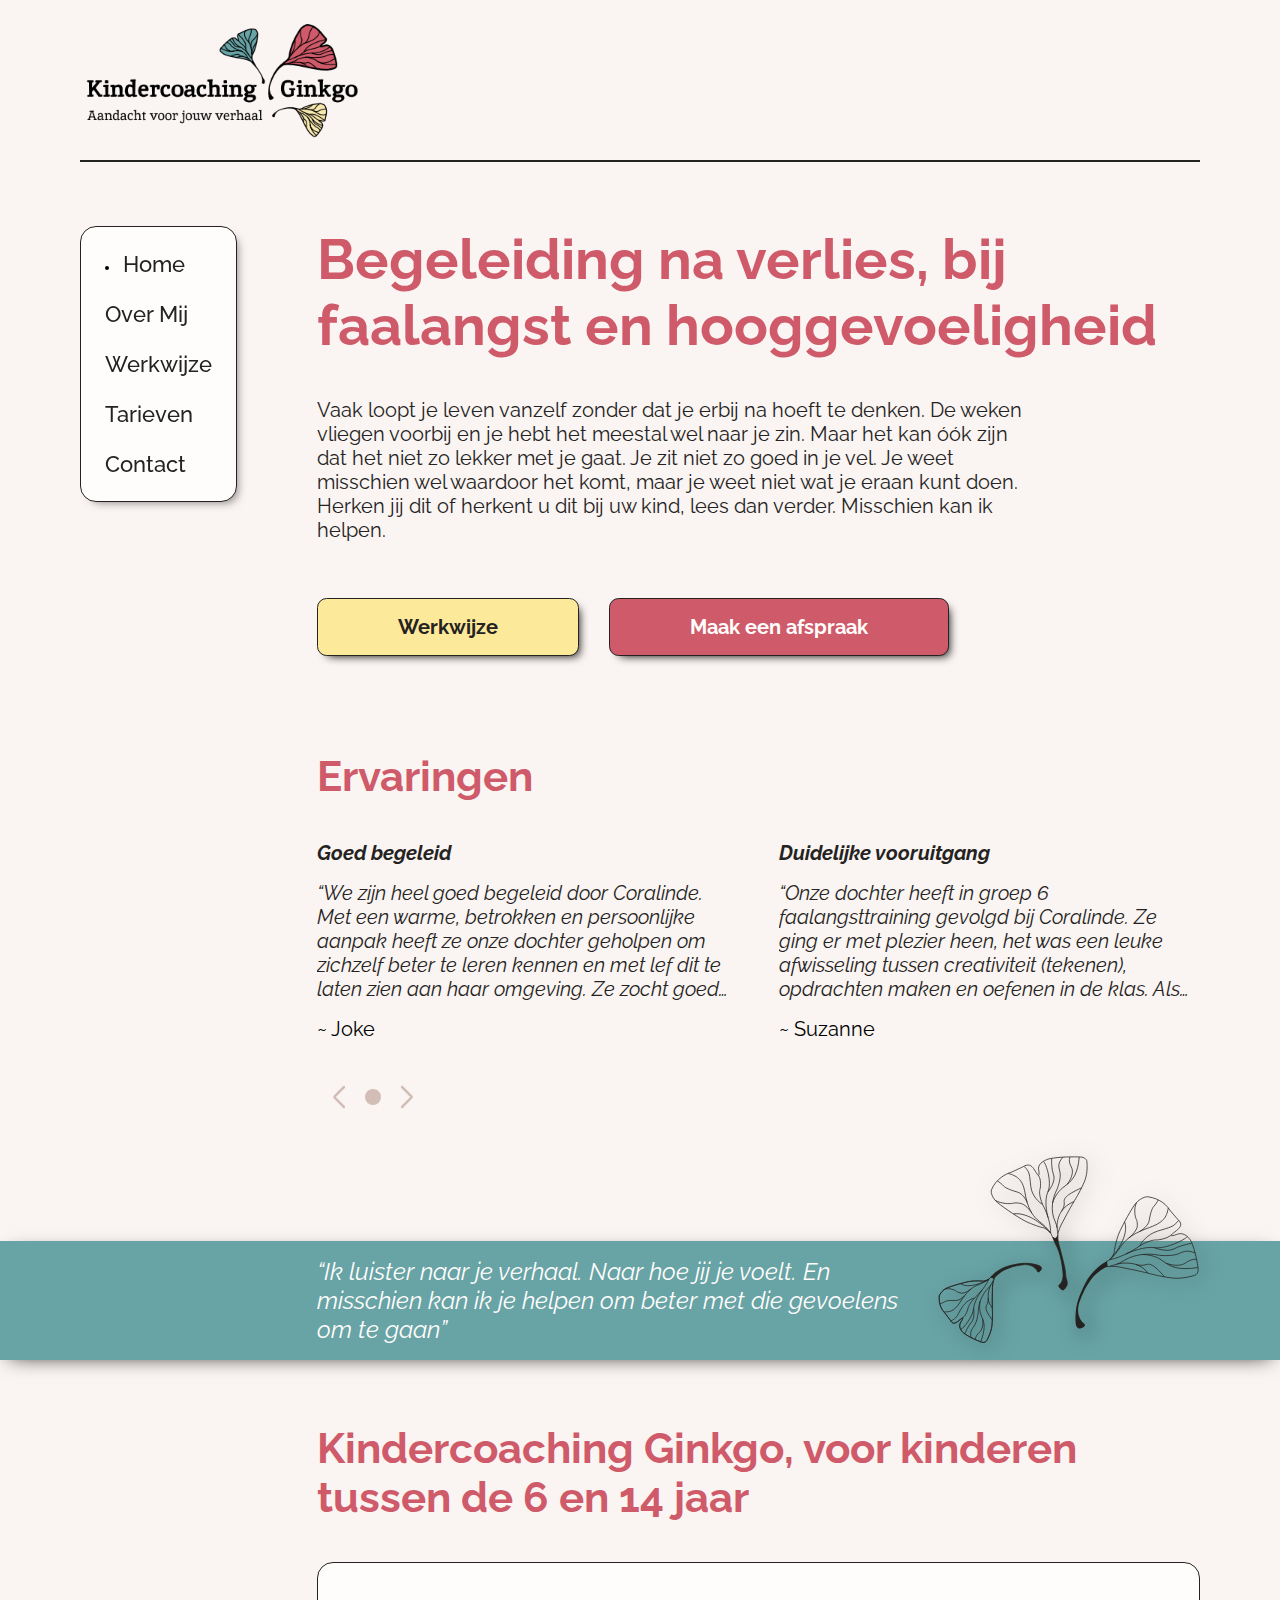
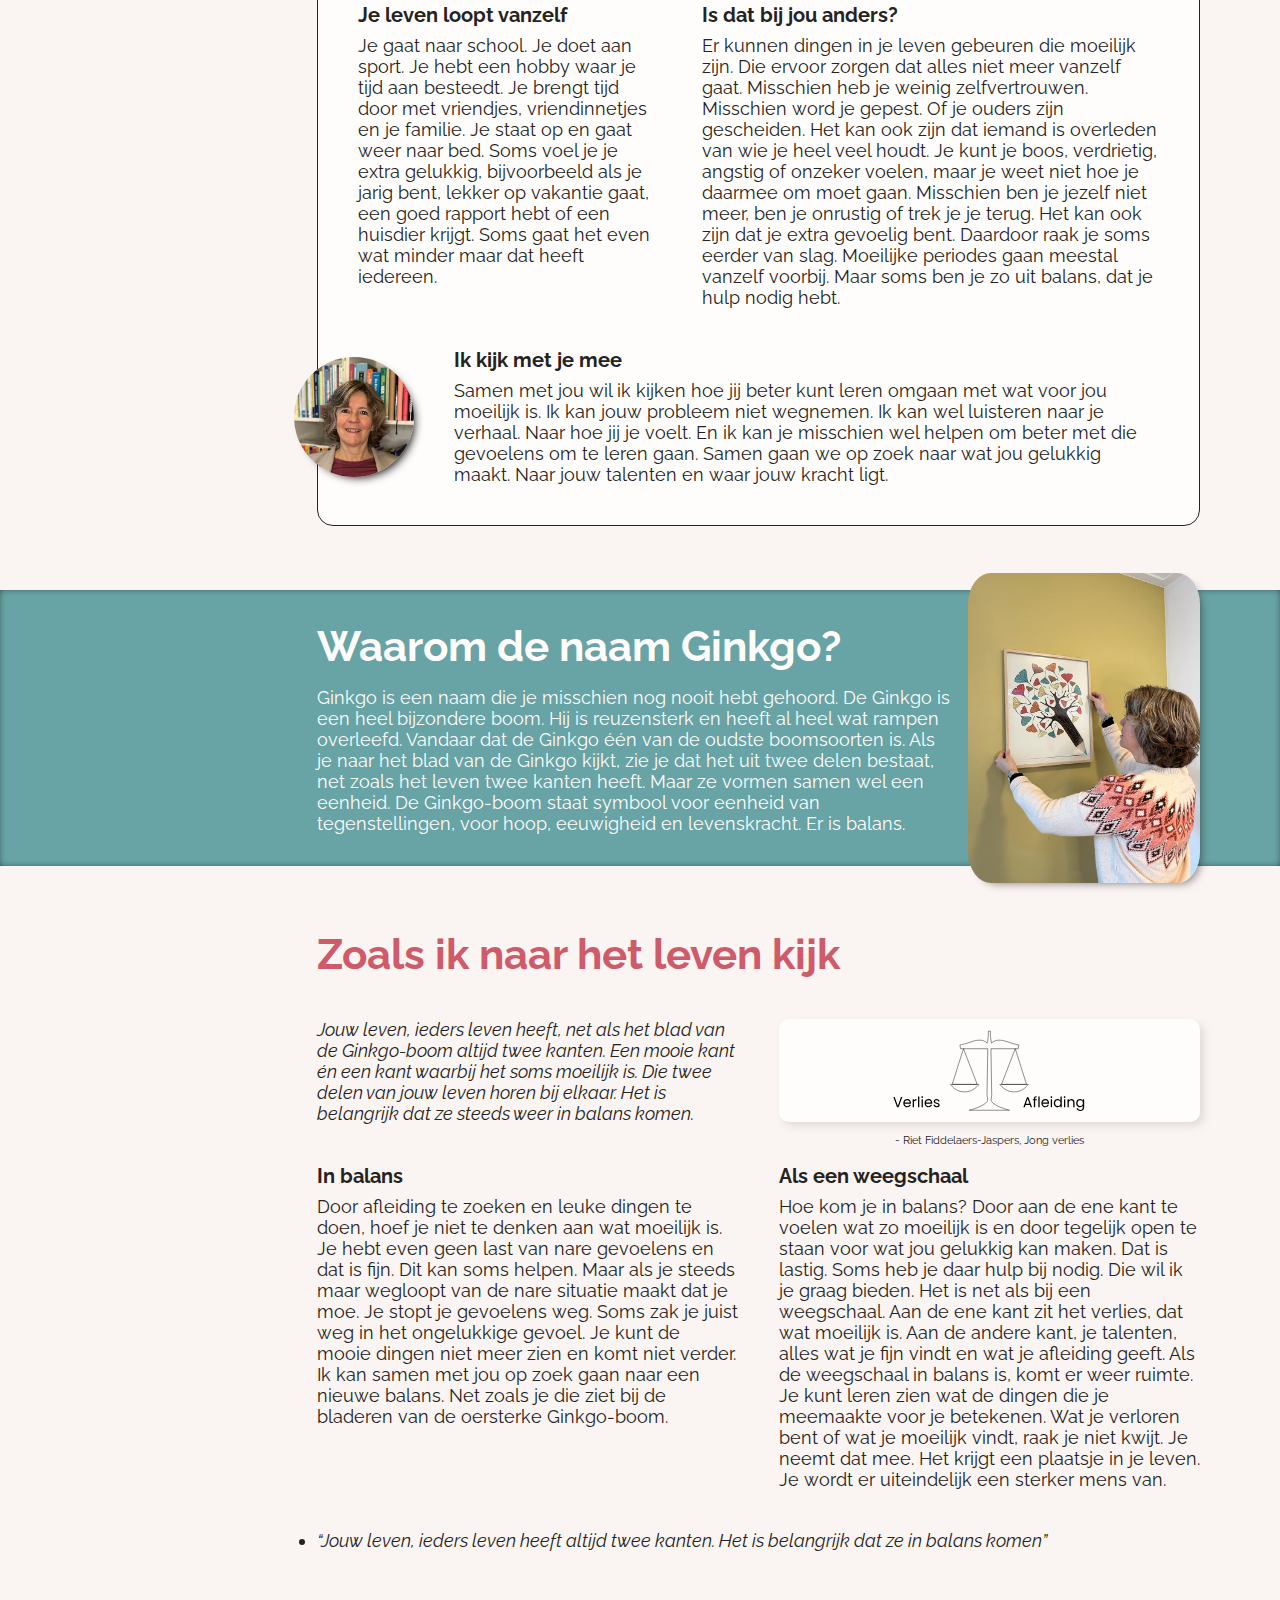
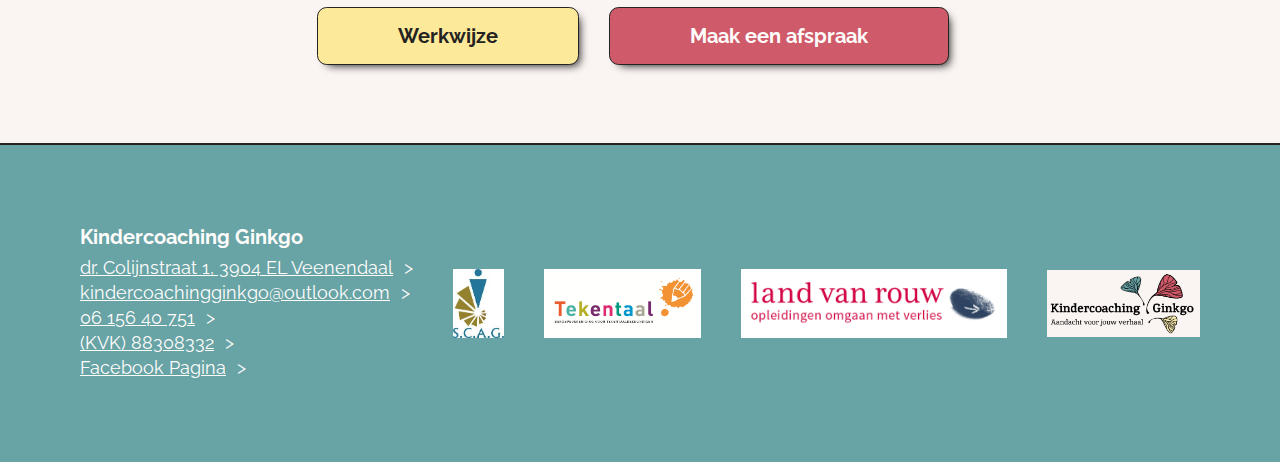
<file: index.html>
<!DOCTYPE html>
<html lang="nl">
<head>
	<meta name="generator" content="Hugo 0.111.3">
    <meta charset="UTF-8">
    <meta http-equiv="X-UA-Compatible" content="IE=edge">
    <meta name="viewport" content="width=device-width, initial-scale=1.0">
    <meta name="author" content="Pieter Groenendijk">
    
<title>Begeleiding na verlies | Kindercoaching Ginkgo Veenendaal</title>
<meta name="keywords" content="begeleiding na verlies, werkvorm Tekentaal">
<meta name="description" content="Kindercoaching Ginkgo: begeleiding na verlies voor kinderen van 6 tot 14 jaar. Coralinde Giel stemt de werkvorm - bijvoorbeeld Tekentaal - af op uw kind.">
    
    <link rel="icon" type="image/svg+xml" href="/images/three_ginkgo_leaves_favicon.svg">
    
    
    <link rel="preconnect" href="https://fonts.googleapis.com">
    <link rel="preconnect" href="https://fonts.gstatic.com" crossorigin>
    <link href="https://fonts.googleapis.com/css2?family=Raleway:ital,wght@0,100..900;1,100..900&display=swap" rel="stylesheet">
    
    
<link rel="stylesheet" href="/css/base.css">



    
        
<link rel="stylesheet" href="/css/index.css">
    
        
<link rel="stylesheet" href="/css/experiences.css">
    

    
    

<script
    src="/js/base.js"
     defer >
</script>




    
        

<script
    src="/js/index.js"
     defer >
</script>

    
        

<script
    src="/js/experiences.js"
     defer >
</script>

    

</head>
<body>
    
    <header>
    <article>
        
<img
    src="/images/logo.png" 
    alt="logo van kindercoaching ginkgo"
    
    
>
        <div class="burger">
            <div class="line"></div>
            <div class="line"></div>
            <div class="line"></div>
        </div>
    </article>
</header>
    
    <div class="content-container">
        <aside>
    <nav>
        <ul>
            
            <li  id="active" >
                <a href="/">Home</a>
            </li>
            
            <li >
                <a href="/over-mij/">Over Mij</a>
            </li>
            
            <li >
                <a href="/werkwijze/">Werkwijze</a>
            </li>
            
            <li >
                <a href="/tarieven/">Tarieven</a>
            </li>
            
            <li >
                <a href="/contact/">Contact</a>
            </li>
            
        </ul>
    </nav>
</aside>
        <main>
        
    <section class="visual-section">
    <article>
        <h1>Begeleiding na verlies, bij faalangst en hoog&shy;gevoeligheid</h1>
        <p>
            Vaak loopt je leven vanzelf zonder dat je erbij na hoeft te denken. De weken
            vliegen voorbij en je hebt het meestal wel naar je zin. Maar het kan óók
            zijn dat het niet zo lekker met je gaat. Je zit niet zo goed in je vel. Je
            weet misschien wel waardoor het komt, maar je weet niet wat je eraan kunt
            doen. Herken jij dit of herkent u dit bij uw kind, lees dan verder.
            Misschien kan ik helpen.
        </p>
        
        
        
        
        <a
                class="button button--yellow"
                href="/werkwijze/">
            Werkwijze
        </a>

        
        
        
        
        <a
                class="button button--red"
                href="/contact/">
            Maak een afspraak
        </a>

        
        
        
        <section class="experiences">
            <h2 class="exp__title">Ervaringen</h2>
            <div class="exp__content">
                
                    
        <div class="experience">
            <h3 class="experience__title">Goed begeleid</h3>
            <p class="experience__content">We zijn heel goed begeleid door Coralinde. Met een warme, betrokken en persoonlijke aanpak heeft ze onze dochter geholpen om zichzelf beter te leren kennen en met lef dit te laten zien aan haar omgeving. Ze zocht goed naar verbinding met onze dochter. De opdrachten voor thuis en op school waren praktisch en helpend en Coralinde was actief in contact zoeken met school. Erg fijn!</p>
            <span class="experience__author">Joke</span>
        </div>
                
                    
        <div class="experience">
            <h3 class="experience__title">Duidelijke vooruitgang</h3>
            <p class="experience__content">Onze dochter heeft in groep 6 faalangsttraining gevolgd bij Coralinde. Ze ging er met plezier heen, het was een leuke afwisseling tussen creativiteit (tekenen), opdrachten maken en oefenen in de klas. Als ouders werden we goed op de hoogte gehouden over de voortgang en kregen tips voor thuis. In groep 7 zagen we al duidelijke vooruitgang, groep 8 ging soepel en nu in 1 VWO heeft ze nog steeds veel aan de aangeleerde technieken. Wat vooral helpt is dat ze de faalangst herkent en erover kan praten als ze voelt dat het opspeelt.</p>
            <span class="experience__author">Suzanne</span>
        </div>
                
            </div>
            <div class="exp__controller">
                
                <button class="exp__controller__relative exp__controller__relative--previous">
                    <svg class="arrow-left" viewBox="0 0 12 22" xmlns="http://www.w3.org/2000/svg">
                        <path d="M11 1L1.70711 10.2929C1.31658 10.6834 1.31658 11.3166 1.70711 11.7071L11 21" stroke-linecap="round"/>
                    </svg>
                </button>
                <div class="exp__controller__absolute">
                </div>        
                <button class="exp__controller__relative exp__controller__relative--next">
                    <svg class="arrow-right" viewBox="0 0 12 22" xmlns="http://www.w3.org/2000/svg">
                        <path d="M0.999999 1L10.2929 10.2929C10.6834 10.6834 10.6834 11.3166 10.2929 11.7071L1 21" stroke-linecap="round"/>
                    </svg>
                </button>
                
            </div>
        </section>

    </article>
</section>
<section class="visual-section visual-section--blue">
    <article>
        <div id="text-ginkgo-1-container" class="blue-bar-text-container">
            <q>Ik luister naar je verhaal. Naar hoe jij je voelt. En misschien kan ik je helpen om beter met die gevoelens om te gaan</q>
        </div>
        <div id="img-ginkgo-1-container" class="image-container">
            
            
            <img
                src="/images/three_ginkgo_leaves.svg" 
                alt="Logo van kindercoaching gingko"
                
                    id="img-ginkgo-1"
                
                
            >
        </div>
    </article>
</section>
<section class="visual-section">
    <article>
        <h2>Kindercoaching Ginkgo, voor kinderen tussen de 6 en 14 jaar</h2>
        <div id="boxed-container">
            <article>
                <h3>Je leven loopt vanzelf</h3>
                <p>
                    Je gaat naar school. Je doet aan sport. Je hebt een hobby waar je tijd
                    aan besteedt. Je brengt tijd door met vriendjes, vriendinnetjes en je
                    familie. Je staat op en gaat weer naar bed. Soms voel je je extra
                    gelukkig, bijvoorbeeld als je jarig bent, lekker op vakantie gaat, een
                    goed rapport hebt of een huisdier krijgt. Soms gaat het even wat minder
                    maar dat heeft iedereen.
                </p>
            </article>
            <article>
                <h3>Is dat bij jou anders?</h3>
                <p>
                    Er kunnen dingen in je leven gebeuren die moeilijk zijn. Die ervoor
                    zorgen dat alles niet meer vanzelf gaat. Misschien heb je weinig
                    zelfvertrouwen. Misschien word je gepest. Of je ouders zijn gescheiden.
                    Het kan ook zijn dat iemand is overleden van wie je heel veel houdt. Je
                    kunt je boos, verdrietig, angstig of onzeker voelen, maar je weet niet
                    hoe je daarmee om moet gaan. Misschien ben je jezelf niet meer, ben je
                    onrustig of trek je je terug. Het kan ook zijn dat je extra gevoelig
                    bent. Daardoor raak je soms eerder van slag. Moeilijke periodes gaan
                    meestal vanzelf voorbij. Maar soms ben je zo uit balans, dat je hulp
                    nodig hebt.
                </p>
            </article>
            <article>
                
                
                <img
                    src="/images/headshot.png" 
                    alt="portret van Coraline voor een boekenkast"
                    
                    
                        class="headshot-image"
                    
                >
                <div>
                    <h3>Ik kijk met je mee</h3>
                    <p>
                        Samen met jou wil ik kijken hoe jij beter kunt leren omgaan met wat
                        voor jou moeilijk is. Ik kan jouw probleem niet wegnemen. Ik kan wel
                        luisteren naar je verhaal. Naar hoe jij je voelt. En ik kan je
                        misschien wel helpen om beter met die gevoelens om te leren gaan.
                        Samen gaan we op zoek naar wat jou gelukkig maakt. Naar jouw talenten
                        en waar jouw kracht ligt.
                    </p>
                </div>
            </article>
        </div>
    </article>
</section>
<section class="visual-section visual-section--blue" id="naam-uitleg_ginkgo">
    <article>
        <div class="blue-bar-text-container">
            <h2>Waarom de naam Ginkgo?</h2>
            <p>
                Ginkgo is een naam die je misschien nog nooit hebt gehoord. De Ginkgo is
                een heel bijzondere boom. Hij is reuzensterk en heeft al heel wat rampen
                overleefd. Vandaar dat de Ginkgo één van de oudste boomsoorten is. Als je
                naar het blad van de Ginkgo kijkt, zie je dat het uit twee delen bestaat,
                net zoals het leven twee kanten heeft. Maar ze vormen samen wel een
                eenheid. De Ginkgo-boom staat symbool voor eenheid van tegenstellingen, voor hoop, eeuwigheid en levenskracht. Er is balans.
            </p>
        </div>
        
        
        <img
            src="/images/schilderij_ophangen.jpeg" 
            alt="logo van kindercoaching ginkgo"
            
                id="img-ginkgo-2"
            
            
        >
    </article>
</section>
<section class="visual-section">
    <article>
        <h2>Zoals ik naar het leven kijk</h2>
        <div class="first two-columns">
            <p>
                Jouw leven, ieders leven heeft, net als het blad van de Ginkgo-boom altijd twee kanten. Een mooie kant én een kant waarbij het soms moeilijk is. Die twee delen van jouw leven horen bij elkaar. Het is belangrijk dat ze steeds weer in balans komen.
            </p>
            <div class="weegschaal-container">
                <div class="weegschaal"></div>
                <p class="bron">- Riet Fiddelaers-Jaspers, Jong verlies</p>
            </div>
        </div>
        <div class="two-columns">
            <article>
                <h3>In balans</h3>
                <p>
                    Door afleiding te zoeken en leuke dingen te doen, hoef je niet te denken
                    aan wat moeilijk is. Je hebt even geen last van nare gevoelens en dat is
                    fijn. Dit kan soms helpen. Maar als je steeds maar wegloopt van de nare
                    situatie maakt dat je moe. Je stopt je gevoelens weg. Soms zak je juist
                    weg in het ongelukkige gevoel. Je kunt de mooie dingen niet meer zien en
                    komt niet verder. Ik kan samen met jou op zoek gaan naar een nieuwe
                    balans. Net zoals je die ziet bij de bladeren van de oersterke
                    Ginkgo-boom.
                </p>
            </article>
            <article>
                <h3>Als een weegschaal</h3>
                <p>
                    Hoe kom je in balans? Door aan de ene kant te voelen wat zo moeilijk is
                    en door tegelijk open te staan voor wat jou gelukkig kan maken. Dat is
                    lastig. Soms heb je daar hulp bij nodig. Die wil ik je graag bieden. Het
                    is net als bij een weegschaal. Aan de ene kant zit het verlies, dat wat
                    moeilijk is. Aan de andere kant, je talenten, alles wat je fijn vindt en
                    wat je afleiding geeft. Als de weegschaal in balans is, komt er weer
                    ruimte. Je kunt leren zien wat de dingen die je meemaakte voor je
                    betekenen. Wat je verloren bent of wat je moeilijk vindt, raak je niet
                    kwijt. Je neemt dat mee. Het krijgt een plaatsje in je leven. Je wordt
                    er uiteindelijk een sterker mens van.
                </p>
            </article>
        </div>
        <q class="inline-quote">Jouw leven, ieders leven heeft altijd twee kanten. Het is belangrijk dat ze in balans komen</q>
        
        
        
        
        <a
                class="button button--yellow"
                href="/werkwijze/">
            Werkwijze
        </a>

        
        
        
        
        <a
                class="button button--red"
                href="/contact/">
            Maak een afspraak
        </a>

    </article>
</section>

        </main>
    </div>
    
    <footer>
    <article>
        <div>
            <h3>Kindercoaching Ginkgo</h3>
            <ul>
                <li><a href="https://www.google.nl/maps/place/Doctor+Colijnstraat+1,+3904+EL+Veenendaal/@52.0200276,5.5401296,17.9z/data=!4m5!3m4!1s0x47c65181c2207737:0x3719886c580dce8d!8m2!3d52.0196391!4d5.5416568" class="inline-link" target="_blank">dr. Colijnstraat 1, 3904 EL Veenendaal</a></li>
                <li><a class="inline-link" href="mailto:kindercoachingginkgo@outlook.com" target="_blank">kindercoachingginkgo<wbr>@outlook.com</a></li>
                <li><a class="inline-link" href="tel:0615640751" class="inline-link">06 156 40 751</a></li>
                <li><a href="https://bedrijvenmonitor.info/bedrijf/onderwijs/kindercoaching-ginkgo/kvknummer/883083320000" class="inline-link" target="_blank">(KVK) 88308332</a></li>
                <li><a class="inline-link" target="_blank" href="https://www.facebook.com/profile.php?id=100089373126480">Facebook Pagina</a></li>
            </ul>
        </div>
        <a class="inline-link" target="_blank" href="https://www.scag.nl/">
            
<img
    src="/images/logo-scag.jpg" 
    alt="logo van geschillencommissie SCAG"
    
    
>
        </a>
        <a class="inline-link" target="_blank" href="https://tekentaal.nl/">
            
<img
    src="/images/logo_tekentaal.png" 
    alt="logo van beroepsvereniging tekentaal"
    
    
>
        </a>
        <a href="https://www.landvanrouw.nl/begeleiding/verwijsbestand-land-van-rouw/" class="inline-link" target="_blank">
            
<img
    src="/images/logo_land_van_rouw.png" 
    alt="logo van land van rouw"
    
    
>
        </a>
        <a class="inline-link" href="#">
            
<img
    src="/images/logo.png" 
    alt="logo van kindercoaching ginkgo"
    
    
>
        </a>
    </article>
</footer>
</body>
</html>
</file>
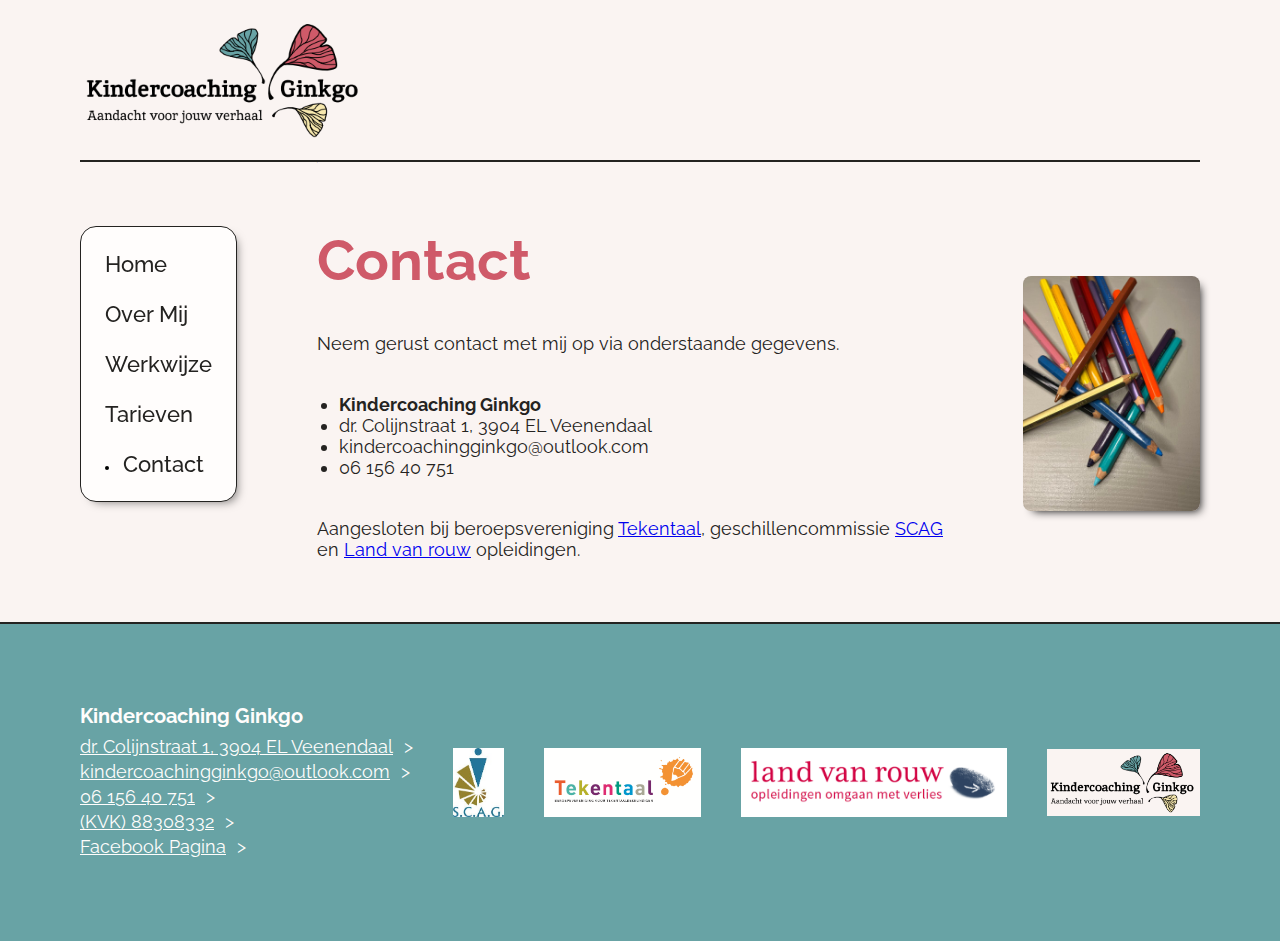
<file: contact/index.html>
<!DOCTYPE html>
<html lang="nl">
<head>
    <meta charset="UTF-8">
    <meta http-equiv="X-UA-Compatible" content="IE=edge">
    <meta name="viewport" content="width=device-width, initial-scale=1.0">
    <meta name="author" content="Pieter Groenendijk">
    
<title>Begeleiding na verlies | Kindercoaching Ginkgo Veenendaal</title>
<meta name="keywords" content="begeleiding na verlies, werkvorm Tekentaal">
<meta name="description" content="Kindercoaching Ginkgo: begeleiding na verlies voor kinderen van 6 tot 14 jaar. Coralinde Giel stemt de werkvorm - bijvoorbeeld Tekentaal - af op uw kind.">
    
    <link rel="icon" type="image/svg+xml" href="/images/three_ginkgo_leaves_favicon.svg">
    
    
    <link rel="preconnect" href="https://fonts.googleapis.com">
    <link rel="preconnect" href="https://fonts.gstatic.com" crossorigin>
    <link href="https://fonts.googleapis.com/css2?family=Raleway:ital,wght@0,100..900;1,100..900&display=swap" rel="stylesheet">
    
    
<link rel="stylesheet" href="/css/base.css">



    
        
<link rel="stylesheet" href="/css/secondary.css">
    
        
<link rel="stylesheet" href="/css/contact.css">
    

    
    

<script
    src="/js/base.js"
     defer >
</script>




</head>
<body>
    
    <header>
    <article>
        
<img
    src="/images/logo.png" 
    alt="logo van kindercoaching ginkgo"
    
    
>
        <div class="burger">
            <div class="line"></div>
            <div class="line"></div>
            <div class="line"></div>
        </div>
    </article>
</header>
    
    <div class="content-container">
        <aside>
    <nav>
        <ul>
            
            <li >
                <a href="/">Home</a>
            </li>
            
            <li >
                <a href="/over-mij/">Over Mij</a>
            </li>
            
            <li >
                <a href="/werkwijze/">Werkwijze</a>
            </li>
            
            <li >
                <a href="/tarieven/">Tarieven</a>
            </li>
            
            <li  id="active" >
                <a href="/contact/">Contact</a>
            </li>
            
        </ul>
    </nav>
</aside>
        <main>
        
    {{ }}
<section class="visual-section">
    <article>
        <div>
            <h1>Contact</h1>
            <p>Neem gerust contact met mij op via onderstaande gegevens.</p>
            <ul>
                <li><b>Kindercoaching Ginkgo</b></li>
                <li>dr. Colijnstraat 1, 3904 EL Veenendaal</li>
                <li>kindercoachingginkgo@outlook.com</li>
                <li>06 156 40 751</li>
            </ul>
            <p>Aangesloten bij beroepsvereniging <a class="inline-link" target="_blank" href="https://tekentaal.nl/">Tekentaal</a>, geschillencommissie <a class="inline-link" target="_blank" href="https://www.scag.nl/">SCAG</a> en <a class="inline-link" target="_blank" href="https://www.landvanrouw.nl/begeleiding/verwijsbestand-land-van-rouw/">Land van rouw</a> opleidingen.</p>
        </div>
        
        
        <img
            src="/images/potloden.jpeg" 
            alt="Rommelige stapel potloden op een tafel"
            
            
        >
    </article>
</section>

        </main>
    </div>
    
    <footer>
    <article>
        <div>
            <h3>Kindercoaching Ginkgo</h3>
            <ul>
                <li><a href="https://www.google.nl/maps/place/Doctor+Colijnstraat+1,+3904+EL+Veenendaal/@52.0200276,5.5401296,17.9z/data=!4m5!3m4!1s0x47c65181c2207737:0x3719886c580dce8d!8m2!3d52.0196391!4d5.5416568" class="inline-link" target="_blank">dr. Colijnstraat 1, 3904 EL Veenendaal</a></li>
                <li><a class="inline-link" href="mailto:kindercoachingginkgo@outlook.com" target="_blank">kindercoachingginkgo<wbr>@outlook.com</a></li>
                <li><a class="inline-link" href="tel:0615640751" class="inline-link">06 156 40 751</a></li>
                <li><a href="https://bedrijvenmonitor.info/bedrijf/onderwijs/kindercoaching-ginkgo/kvknummer/883083320000" class="inline-link" target="_blank">(KVK) 88308332</a></li>
                <li><a class="inline-link" target="_blank" href="https://www.facebook.com/profile.php?id=100089373126480">Facebook Pagina</a></li>
            </ul>
        </div>
        <a class="inline-link" target="_blank" href="https://www.scag.nl/">
            
<img
    src="/images/logo-scag.jpg" 
    alt="logo van geschillencommissie SCAG"
    
    
>
        </a>
        <a class="inline-link" target="_blank" href="https://tekentaal.nl/">
            
<img
    src="/images/logo_tekentaal.png" 
    alt="logo van beroepsvereniging tekentaal"
    
    
>
        </a>
        <a href="https://www.landvanrouw.nl/begeleiding/verwijsbestand-land-van-rouw/" class="inline-link" target="_blank">
            
<img
    src="/images/logo_land_van_rouw.png" 
    alt="logo van land van rouw"
    
    
>
        </a>
        <a class="inline-link" href="#">
            
<img
    src="/images/logo.png" 
    alt="logo van kindercoaching ginkgo"
    
    
>
        </a>
    </article>
</footer>
</body>
</html>
</file>
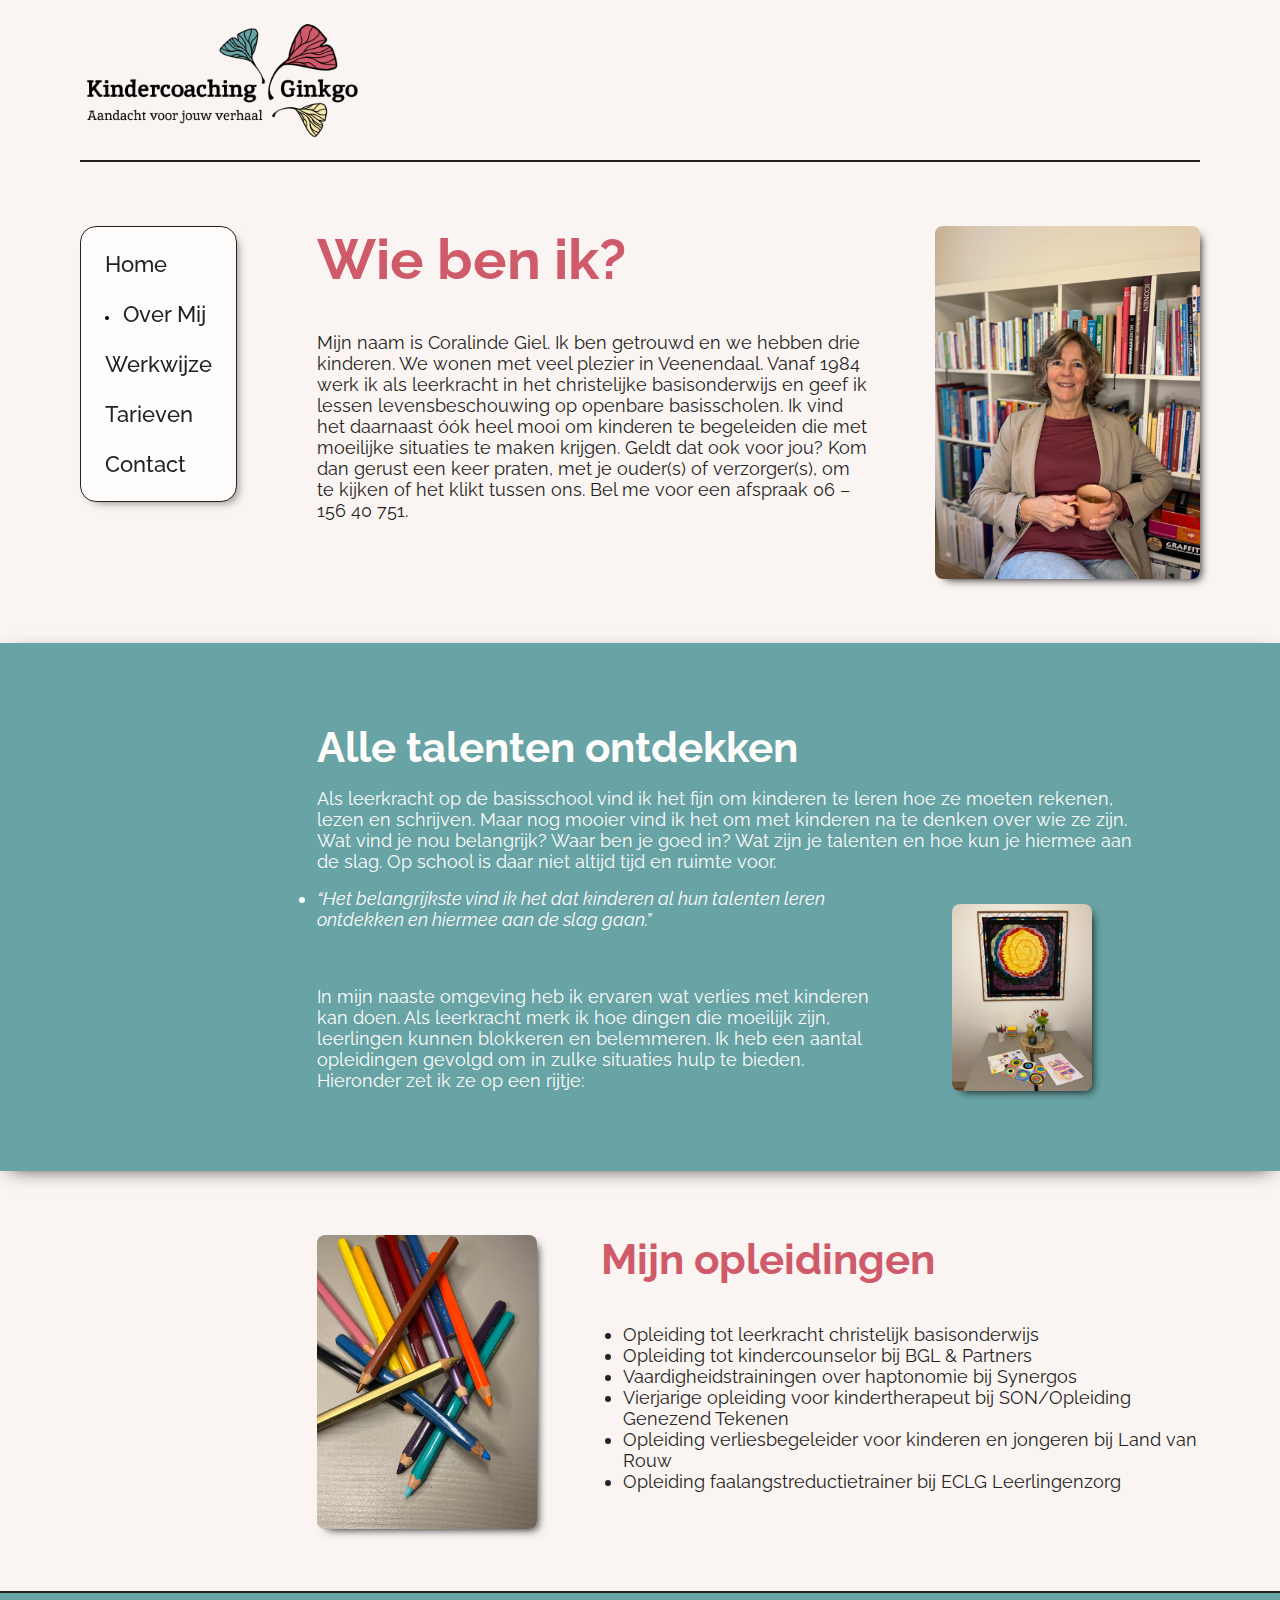
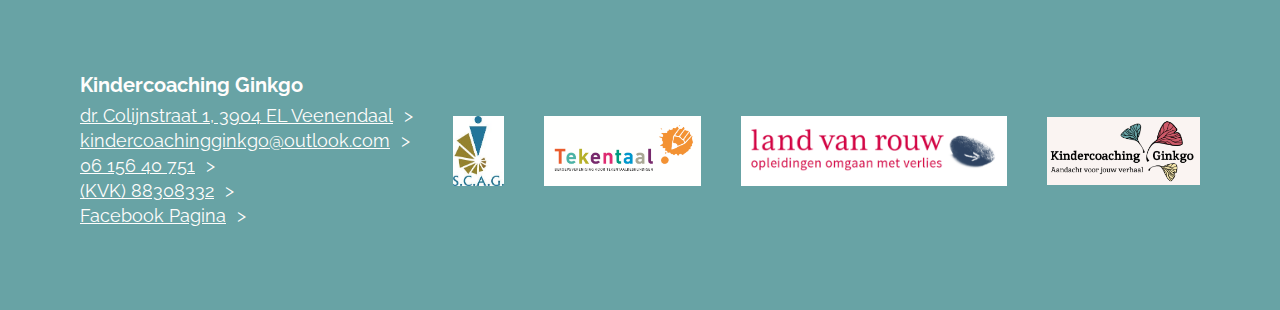
<file: over-mij/index.html>
<!DOCTYPE html>
<html lang="nl">
<head>
    <meta charset="UTF-8">
    <meta http-equiv="X-UA-Compatible" content="IE=edge">
    <meta name="viewport" content="width=device-width, initial-scale=1.0">
    <meta name="author" content="Pieter Groenendijk">
    
<title>Begeleiding na verlies | Kindercoaching Ginkgo Veenendaal</title>
<meta name="keywords" content="begeleiding na verlies, werkvorm Tekentaal">
<meta name="description" content="Kindercoaching Ginkgo: begeleiding na verlies voor kinderen van 6 tot 14 jaar. Coralinde Giel stemt de werkvorm - bijvoorbeeld Tekentaal - af op uw kind.">
    
    <link rel="icon" type="image/svg+xml" href="/images/three_ginkgo_leaves_favicon.svg">
    
    
    <link rel="preconnect" href="https://fonts.googleapis.com">
    <link rel="preconnect" href="https://fonts.gstatic.com" crossorigin>
    <link href="https://fonts.googleapis.com/css2?family=Raleway:ital,wght@0,100..900;1,100..900&display=swap" rel="stylesheet">
    
    
<link rel="stylesheet" href="/css/base.css">



    
        
<link rel="stylesheet" href="/css/secondary.css">
    
        
<link rel="stylesheet" href="/css/over-mij.css">
    

    
    

<script
    src="/js/base.js"
     defer >
</script>




</head>
<body>
    
    <header>
    <article>
        
<img
    src="/images/logo.png" 
    alt="logo van kindercoaching ginkgo"
    
    
>
        <div class="burger">
            <div class="line"></div>
            <div class="line"></div>
            <div class="line"></div>
        </div>
    </article>
</header>
    
    <div class="content-container">
        <aside>
    <nav>
        <ul>
            
            <li >
                <a href="/">Home</a>
            </li>
            
            <li  id="active" >
                <a href="/over-mij/">Over Mij</a>
            </li>
            
            <li >
                <a href="/werkwijze/">Werkwijze</a>
            </li>
            
            <li >
                <a href="/tarieven/">Tarieven</a>
            </li>
            
            <li >
                <a href="/contact/">Contact</a>
            </li>
            
        </ul>
    </nav>
</aside>
        <main>
        
    <section class="visual-section">
  <article id="intro">
    <div>
      <h1>Wie ben ik?</h1>
      <p>
        Mijn naam is Coralinde Giel. Ik ben getrouwd en we hebben drie kinderen.
        We wonen met veel plezier in Veenendaal. Vanaf 1984 werk ik als leerkracht
        in het christelijke basisonderwijs en geef ik lessen levensbeschouwing op
        openbare basisscholen. Ik vind het daarnaast óók heel mooi om kinderen te
        begeleiden die met moeilijke situaties te maken krijgen. Geldt dat ook
        voor jou? Kom dan gerust een keer praten, met je ouder(s) of verzorger(s),
        om te kijken of het klikt tussen ons. Bel me voor een afspraak 06 – 156 40
        751.
      </p>
    </div>
    
    
    <img
        src="/images/coralinde_voor_boekenkast.jpeg" 
        alt="Coralinde zittend met een kop koffie voor een kleurrijke boekenkast"
        
        
    >
  </article>
</section>
<section class="visual-section visual-section--blue visual-section--normal-spacing">
  <article id="talenten">
    <h2>Alle talenten ontdekken</h2>
    <p>
      Als leerkracht op de basisschool vind ik het fijn om kinderen te leren hoe ze moeten rekenen, lezen en schrijven.
      Maar nog mooier vind ik het om met kinderen na te denken over wie ze zijn. Wat vind je nou belangrijk? Waar ben je
      goed in? Wat zijn je talenten en hoe kun je hiermee aan de slag. Op school is daar niet altijd tijd en ruimte
      voor.
    </p>
    <div class="split">
      <q class="inline-quote">Het belangrijkste vind ik het dat kinderen al hun talenten leren ontdekken en hiermee aan
        de slag gaan.</q>
      <p>
        In mijn naaste omgeving heb ik ervaren wat verlies met kinderen kan doen. Als leerkracht merk ik hoe dingen die
        moeilijk zijn, leerlingen kunnen blokkeren en belemmeren. Ik heb een aantal opleidingen gevolgd om in zulke
        situaties hulp te bieden. Hieronder zet ik ze op een rijtje:
      </p>
      
      
      <img
          src="/images/praktijkruimte.jpeg" 
          alt="De praktijkruimte met wat tekeningen en creaties op de tafel"
          
          
      >
    </div>
  </article>
</section>
<section class="visual-section">
  <article id="opleidingen">
    
    
    <img
        src="/images/potloden.jpeg" 
        alt="Rommelige stapel potloden op een tafel"
        
        
    >
      <div>
        <h2>Mijn opleidingen</h2>
        <ul>
          <li>Opleiding tot leerkracht christelijk basisonderwijs</li>
          <li>Opleiding tot kindercounselor bij BGL & Partners</li>
          <li>Vaardigheidstrainingen over haptonomie bij Synergos</li>
          <li>Vierjarige opleiding voor kindertherapeut bij SON/Opleiding Genezend Tekenen</li>
          <li>Opleiding verliesbegeleider voor kinderen en jongeren bij Land van Rouw</li>
          <li>Opleiding faalangstreductietrainer bij ECLG Leerlingenzorg</li>
        </ul>
      </div>
  </article>
</section>

        </main>
    </div>
    
    <footer>
    <article>
        <div>
            <h3>Kindercoaching Ginkgo</h3>
            <ul>
                <li><a href="https://www.google.nl/maps/place/Doctor+Colijnstraat+1,+3904+EL+Veenendaal/@52.0200276,5.5401296,17.9z/data=!4m5!3m4!1s0x47c65181c2207737:0x3719886c580dce8d!8m2!3d52.0196391!4d5.5416568" class="inline-link" target="_blank">dr. Colijnstraat 1, 3904 EL Veenendaal</a></li>
                <li><a class="inline-link" href="mailto:kindercoachingginkgo@outlook.com" target="_blank">kindercoachingginkgo<wbr>@outlook.com</a></li>
                <li><a class="inline-link" href="tel:0615640751" class="inline-link">06 156 40 751</a></li>
                <li><a href="https://bedrijvenmonitor.info/bedrijf/onderwijs/kindercoaching-ginkgo/kvknummer/883083320000" class="inline-link" target="_blank">(KVK) 88308332</a></li>
                <li><a class="inline-link" target="_blank" href="https://www.facebook.com/profile.php?id=100089373126480">Facebook Pagina</a></li>
            </ul>
        </div>
        <a class="inline-link" target="_blank" href="https://www.scag.nl/">
            
<img
    src="/images/logo-scag.jpg" 
    alt="logo van geschillencommissie SCAG"
    
    
>
        </a>
        <a class="inline-link" target="_blank" href="https://tekentaal.nl/">
            
<img
    src="/images/logo_tekentaal.png" 
    alt="logo van beroepsvereniging tekentaal"
    
    
>
        </a>
        <a href="https://www.landvanrouw.nl/begeleiding/verwijsbestand-land-van-rouw/" class="inline-link" target="_blank">
            
<img
    src="/images/logo_land_van_rouw.png" 
    alt="logo van land van rouw"
    
    
>
        </a>
        <a class="inline-link" href="#">
            
<img
    src="/images/logo.png" 
    alt="logo van kindercoaching ginkgo"
    
    
>
        </a>
    </article>
</footer>
</body>
</html>
</file>
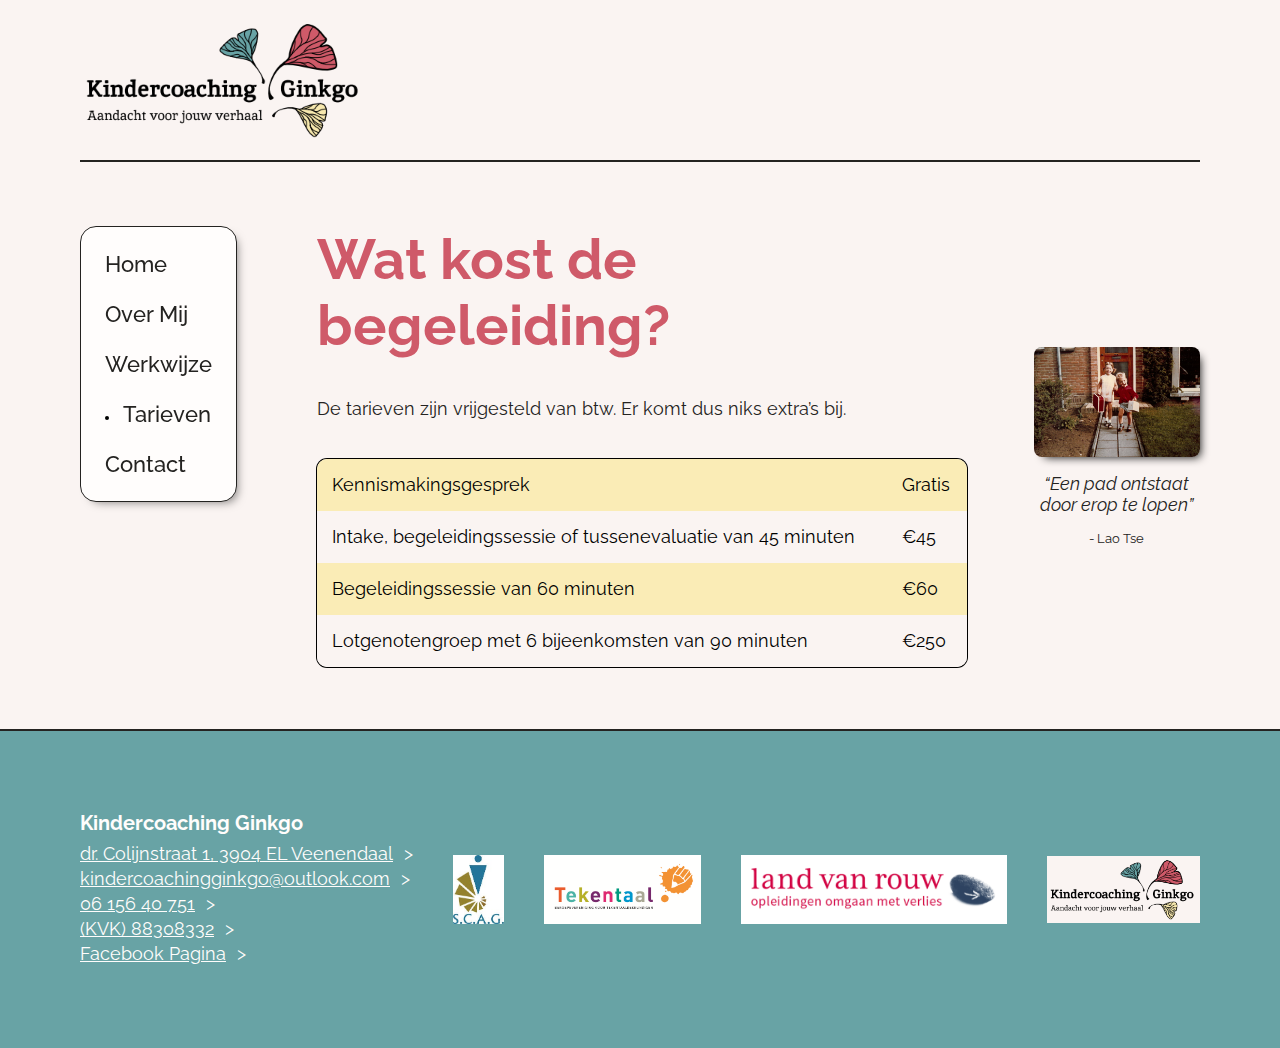
<file: tarieven/index.html>
<!DOCTYPE html>
<html lang="nl">
<head>
    <meta charset="UTF-8">
    <meta http-equiv="X-UA-Compatible" content="IE=edge">
    <meta name="viewport" content="width=device-width, initial-scale=1.0">
    <meta name="author" content="Pieter Groenendijk">
    
<title>Begeleiding na verlies | Kindercoaching Ginkgo Veenendaal</title>
<meta name="keywords" content="begeleiding na verlies, werkvorm Tekentaal">
<meta name="description" content="Kindercoaching Ginkgo: begeleiding na verlies voor kinderen van 6 tot 14 jaar. Coralinde Giel stemt de werkvorm - bijvoorbeeld Tekentaal - af op uw kind.">
    
    <link rel="icon" type="image/svg+xml" href="/images/three_ginkgo_leaves_favicon.svg">
    
    
    <link rel="preconnect" href="https://fonts.googleapis.com">
    <link rel="preconnect" href="https://fonts.gstatic.com" crossorigin>
    <link href="https://fonts.googleapis.com/css2?family=Raleway:ital,wght@0,100..900;1,100..900&display=swap" rel="stylesheet">
    
    
<link rel="stylesheet" href="/css/base.css">



    
        
<link rel="stylesheet" href="/css/secondary.css">
    
        
<link rel="stylesheet" href="/css/tarieven.css">
    

    
    

<script
    src="/js/base.js"
     defer >
</script>




</head>
<body>
    
    <header>
    <article>
        
<img
    src="/images/logo.png" 
    alt="logo van kindercoaching ginkgo"
    
    
>
        <div class="burger">
            <div class="line"></div>
            <div class="line"></div>
            <div class="line"></div>
        </div>
    </article>
</header>
    
    <div class="content-container">
        <aside>
    <nav>
        <ul>
            
            <li >
                <a href="/">Home</a>
            </li>
            
            <li >
                <a href="/over-mij/">Over Mij</a>
            </li>
            
            <li >
                <a href="/werkwijze/">Werkwijze</a>
            </li>
            
            <li  id="active" >
                <a href="/tarieven/">Tarieven</a>
            </li>
            
            <li >
                <a href="/contact/">Contact</a>
            </li>
            
        </ul>
    </nav>
</aside>
        <main>
        
    <section class="visual-section">
    <article>
        <div>
            <h1>Wat kost de begeleiding?</h1>
            <p>De tarieven zijn vrijgesteld van btw. Er komt dus niks extra’s bij.</p>
            <table>
                <tr>
                    <td>Kennismakingsgesprek</td>
                    <td>Gratis</td>
                </tr>
                <tr>
                    <td>Intake, begeleidingssessie of tussenevaluatie van 45 minuten</td>
                    <td>€45</td>
                </tr>
                <tr>
                    <td>Begeleidingssessie van 60 minuten</td>
                    <td>€60</td>
                </tr>
                <tr>
                    <td>Lotgenotengroep met 6 bijeenkomsten van 90 minuten</td>
                    <td>€250</td>
                </tr>
            </table>
        </div>
        <div>
            
            
            <img
                src="/images/samen_met_broer.PNG" 
                alt="Een foto uit Coralinde&#39;s kindertijd waar Coralinde samen met haar broer met koffers lachend rennen op een oprit richting de camera"
                
                
            >
            <q class="inline-quote">Een pad ontstaat door erop te lopen</q>
            <p class="bron">- Lao Tse</p>
        </div>
    </article>
</section>

        </main>
    </div>
    
    <footer>
    <article>
        <div>
            <h3>Kindercoaching Ginkgo</h3>
            <ul>
                <li><a href="https://www.google.nl/maps/place/Doctor+Colijnstraat+1,+3904+EL+Veenendaal/@52.0200276,5.5401296,17.9z/data=!4m5!3m4!1s0x47c65181c2207737:0x3719886c580dce8d!8m2!3d52.0196391!4d5.5416568" class="inline-link" target="_blank">dr. Colijnstraat 1, 3904 EL Veenendaal</a></li>
                <li><a class="inline-link" href="mailto:kindercoachingginkgo@outlook.com" target="_blank">kindercoachingginkgo<wbr>@outlook.com</a></li>
                <li><a class="inline-link" href="tel:0615640751" class="inline-link">06 156 40 751</a></li>
                <li><a href="https://bedrijvenmonitor.info/bedrijf/onderwijs/kindercoaching-ginkgo/kvknummer/883083320000" class="inline-link" target="_blank">(KVK) 88308332</a></li>
                <li><a class="inline-link" target="_blank" href="https://www.facebook.com/profile.php?id=100089373126480">Facebook Pagina</a></li>
            </ul>
        </div>
        <a class="inline-link" target="_blank" href="https://www.scag.nl/">
            
<img
    src="/images/logo-scag.jpg" 
    alt="logo van geschillencommissie SCAG"
    
    
>
        </a>
        <a class="inline-link" target="_blank" href="https://tekentaal.nl/">
            
<img
    src="/images/logo_tekentaal.png" 
    alt="logo van beroepsvereniging tekentaal"
    
    
>
        </a>
        <a href="https://www.landvanrouw.nl/begeleiding/verwijsbestand-land-van-rouw/" class="inline-link" target="_blank">
            
<img
    src="/images/logo_land_van_rouw.png" 
    alt="logo van land van rouw"
    
    
>
        </a>
        <a class="inline-link" href="#">
            
<img
    src="/images/logo.png" 
    alt="logo van kindercoaching ginkgo"
    
    
>
        </a>
    </article>
</footer>
</body>
</html>
</file>
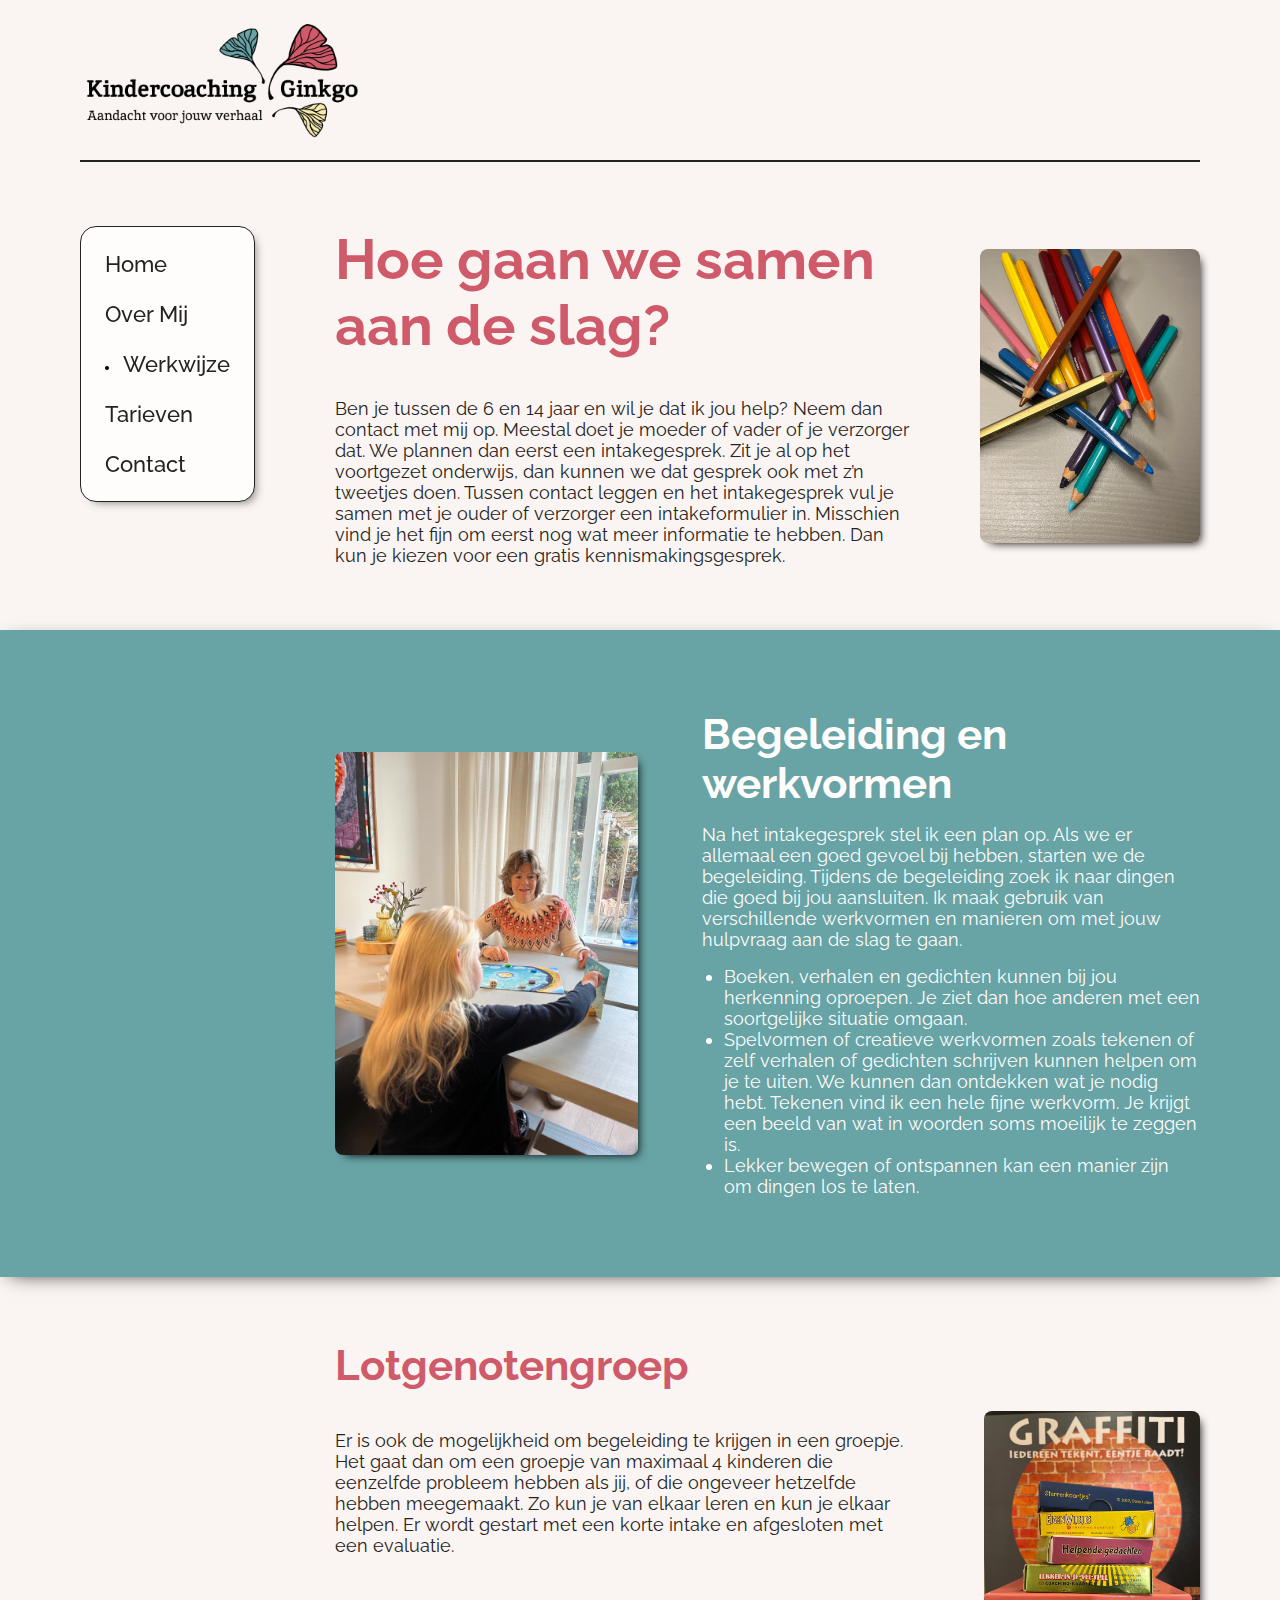
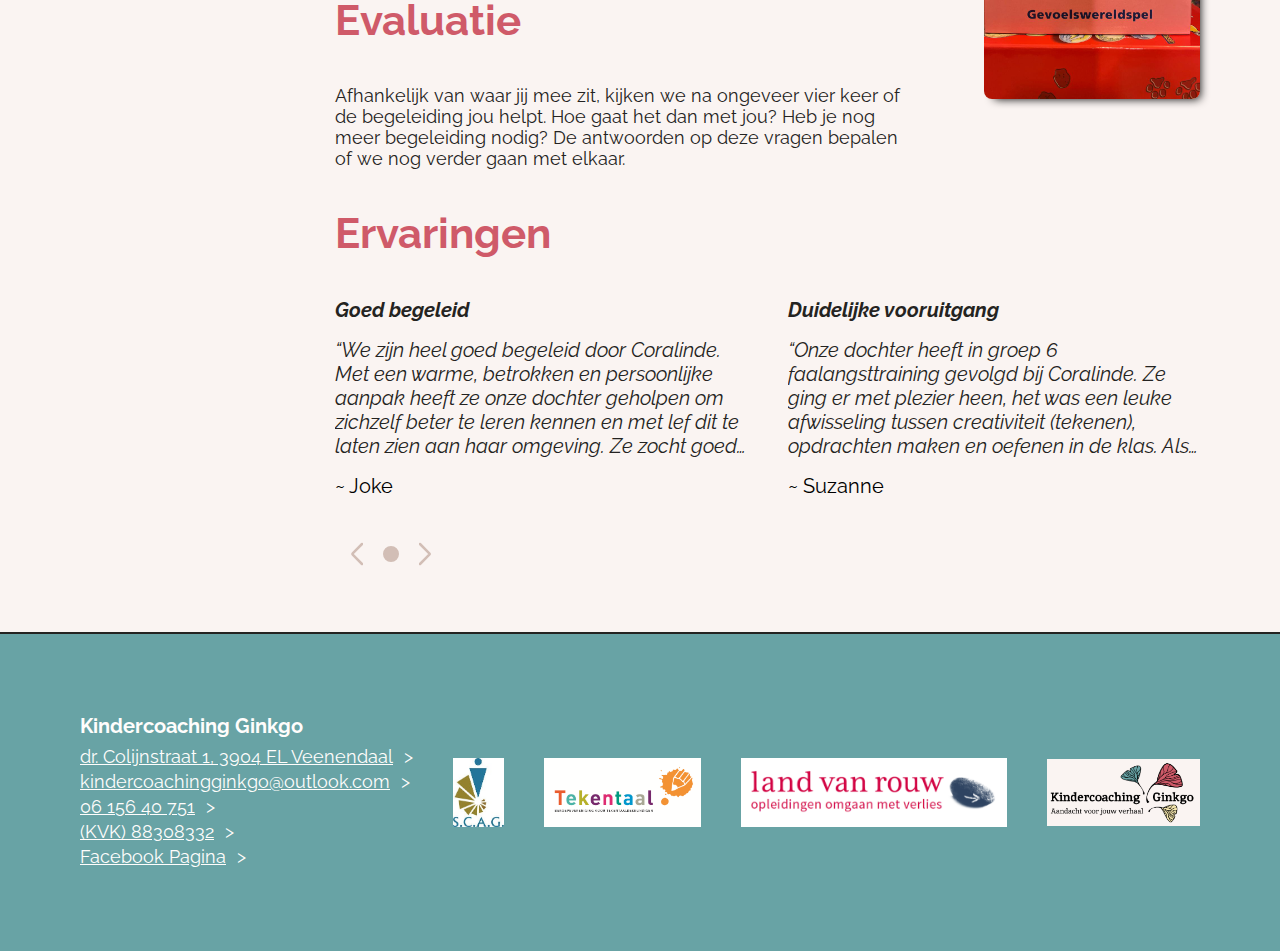
<file: werkwijze/index.html>
<!DOCTYPE html>
<html lang="nl">
<head>
    <meta charset="UTF-8">
    <meta http-equiv="X-UA-Compatible" content="IE=edge">
    <meta name="viewport" content="width=device-width, initial-scale=1.0">
    <meta name="author" content="Pieter Groenendijk">
    
<title>Begeleiding na verlies | Kindercoaching Ginkgo Veenendaal</title>
<meta name="keywords" content="begeleiding na verlies, werkvorm Tekentaal">
<meta name="description" content="Kindercoaching Ginkgo: begeleiding na verlies voor kinderen van 6 tot 14 jaar. Coralinde Giel stemt de werkvorm - bijvoorbeeld Tekentaal - af op uw kind.">
    
    <link rel="icon" type="image/svg+xml" href="/images/three_ginkgo_leaves_favicon.svg">
    
    
    <link rel="preconnect" href="https://fonts.googleapis.com">
    <link rel="preconnect" href="https://fonts.gstatic.com" crossorigin>
    <link href="https://fonts.googleapis.com/css2?family=Raleway:ital,wght@0,100..900;1,100..900&display=swap" rel="stylesheet">
    
    
<link rel="stylesheet" href="/css/base.css">



    
        
<link rel="stylesheet" href="/css/secondary.css">
    
        
<link rel="stylesheet" href="/css/werkwijze.css">
    
        
<link rel="stylesheet" href="/css/experiences.css">
    

    
    

<script
    src="/js/base.js"
     defer >
</script>




    
        

<script
    src="/js/experiences.js"
     defer >
</script>

    

</head>
<body>
    
    <header>
    <article>
        
<img
    src="/images/logo.png" 
    alt="logo van kindercoaching ginkgo"
    
    
>
        <div class="burger">
            <div class="line"></div>
            <div class="line"></div>
            <div class="line"></div>
        </div>
    </article>
</header>
    
    <div class="content-container">
        <aside>
    <nav>
        <ul>
            
            <li >
                <a href="/">Home</a>
            </li>
            
            <li >
                <a href="/over-mij/">Over Mij</a>
            </li>
            
            <li  id="active" >
                <a href="/werkwijze/">Werkwijze</a>
            </li>
            
            <li >
                <a href="/tarieven/">Tarieven</a>
            </li>
            
            <li >
                <a href="/contact/">Contact</a>
            </li>
            
        </ul>
    </nav>
</aside>
        <main>
        
    <section class="visual-section">
    <article id="intro">
        <div>
            <h1>Hoe gaan we samen aan de slag?</h1>
            <p>Ben je tussen de 6 en 14 jaar en wil je dat ik jou help? Neem dan contact met mij op. Meestal doet je moeder of vader of je verzorger dat. We plannen dan eerst een intakegesprek. Zit je al op het voortgezet onderwijs, dan kunnen we dat gesprek ook met z’n tweetjes doen. Tussen contact leggen en het intakegesprek vul je samen met je ouder of verzorger een intakeformulier in. Misschien vind je het fijn om eerst nog wat meer informatie te hebben. Dan kun je kiezen voor een gratis kennismakingsgesprek.</p>
        </div>
        
        
        <img
            src="/images/potloden.jpeg" 
            alt="Rommelige stapel potloden op een tafel"
            
            
        >
    </article>
</section>
<section class="visual-section visual-section--blue visual-section--normal-spacing">
    <article id="begeleidingsvormen">
        
        
        <img
            src="/images/praktijkruimte_met_sofie.jpeg" 
            alt="Coraline samen met een cliënt een bordspel aan het spelen in de praktijkruimte"
            
            
        >
        <div>
            <h2>Begeleiding en werkvormen</h2>
            <p>
                Na het intakegesprek stel ik een plan op. Als we er allemaal een goed
                gevoel bij hebben, starten we de begeleiding. Tijdens de begeleiding zoek
                ik naar dingen die goed bij jou aansluiten. Ik maak gebruik van
                verschillende werkvormen en manieren om met jouw hulpvraag aan de slag te
                gaan.
            </p>
            <ul>
                <li>
                    Boeken, verhalen en gedichten kunnen bij jou herkenning oproepen. Je
                    ziet dan hoe anderen met een soortgelijke situatie omgaan.
                </li>
                <li>
                    Spelvormen of creatieve werkvormen zoals tekenen of zelf verhalen of
                    gedichten schrijven kunnen helpen om je te uiten. We kunnen dan
                    ontdekken wat je nodig hebt. Tekenen vind ik een hele fijne werkvorm. Je
                    krijgt een beeld van wat in woorden soms moeilijk te zeggen is.
                </li>
                <li>
                    Lekker bewegen of ontspannen kan een manier zijn om dingen los te laten.
                </li>
            </ul>
        </div>
    </article>
</section>
<section class="visual-section visual-section--misc-info">
    <article>
        <div>
            <h2>Lotgenotengroep</h2>
            <p>
                Er is ook de mogelijkheid om begeleiding te krijgen in een groepje. Het
                gaat dan om een groepje van maximaal 4 kinderen die eenzelfde probleem
                hebben als jij, of die ongeveer hetzelfde hebben meegemaakt. Zo kun je van
                elkaar leren en kun je elkaar helpen. Er wordt gestart met een korte
                intake en afgesloten met een evaluatie.
            </p>
            <h2>Evaluatie</h2>
            <p>
                Afhankelijk van waar jij mee zit, kijken we na ongeveer vier keer of de
                begeleiding jou helpt. Hoe gaat het dan met jou? Heb je nog meer
                begeleiding nodig? De antwoorden op deze vragen bepalen of we nog verder
                gaan met elkaar.
            </p>
        </div>
        
        
        <img
            src="/images/spellen.jpeg" 
            alt="spellen die soms worden gebruikt worden in een sessie"
            
            
        >
        
        
        
        <section class="experiences">
            <h2 class="exp__title">Ervaringen</h2>
            <div class="exp__content">
                
                    
        <div class="experience">
            <h3 class="experience__title">Goed begeleid</h3>
            <p class="experience__content">We zijn heel goed begeleid door Coralinde. Met een warme, betrokken en persoonlijke aanpak heeft ze onze dochter geholpen om zichzelf beter te leren kennen en met lef dit te laten zien aan haar omgeving. Ze zocht goed naar verbinding met onze dochter. De opdrachten voor thuis en op school waren praktisch en helpend en Coralinde was actief in contact zoeken met school. Erg fijn!</p>
            <span class="experience__author">Joke</span>
        </div>
                
                    
        <div class="experience">
            <h3 class="experience__title">Duidelijke vooruitgang</h3>
            <p class="experience__content">Onze dochter heeft in groep 6 faalangsttraining gevolgd bij Coralinde. Ze ging er met plezier heen, het was een leuke afwisseling tussen creativiteit (tekenen), opdrachten maken en oefenen in de klas. Als ouders werden we goed op de hoogte gehouden over de voortgang en kregen tips voor thuis. In groep 7 zagen we al duidelijke vooruitgang, groep 8 ging soepel en nu in 1 VWO heeft ze nog steeds veel aan de aangeleerde technieken. Wat vooral helpt is dat ze de faalangst herkent en erover kan praten als ze voelt dat het opspeelt.</p>
            <span class="experience__author">Suzanne</span>
        </div>
                
            </div>
            <div class="exp__controller">
                
                <button class="exp__controller__relative exp__controller__relative--previous">
                    <svg class="arrow-left" viewBox="0 0 12 22" xmlns="http://www.w3.org/2000/svg">
                        <path d="M11 1L1.70711 10.2929C1.31658 10.6834 1.31658 11.3166 1.70711 11.7071L11 21" stroke-linecap="round"/>
                    </svg>
                </button>
                <div class="exp__controller__absolute">
                </div>        
                <button class="exp__controller__relative exp__controller__relative--next">
                    <svg class="arrow-right" viewBox="0 0 12 22" xmlns="http://www.w3.org/2000/svg">
                        <path d="M0.999999 1L10.2929 10.2929C10.6834 10.6834 10.6834 11.3166 10.2929 11.7071L1 21" stroke-linecap="round"/>
                    </svg>
                </button>
                
            </div>
        </section>

    </article>
</section>

        </main>
    </div>
    
    <footer>
    <article>
        <div>
            <h3>Kindercoaching Ginkgo</h3>
            <ul>
                <li><a href="https://www.google.nl/maps/place/Doctor+Colijnstraat+1,+3904+EL+Veenendaal/@52.0200276,5.5401296,17.9z/data=!4m5!3m4!1s0x47c65181c2207737:0x3719886c580dce8d!8m2!3d52.0196391!4d5.5416568" class="inline-link" target="_blank">dr. Colijnstraat 1, 3904 EL Veenendaal</a></li>
                <li><a class="inline-link" href="mailto:kindercoachingginkgo@outlook.com" target="_blank">kindercoachingginkgo<wbr>@outlook.com</a></li>
                <li><a class="inline-link" href="tel:0615640751" class="inline-link">06 156 40 751</a></li>
                <li><a href="https://bedrijvenmonitor.info/bedrijf/onderwijs/kindercoaching-ginkgo/kvknummer/883083320000" class="inline-link" target="_blank">(KVK) 88308332</a></li>
                <li><a class="inline-link" target="_blank" href="https://www.facebook.com/profile.php?id=100089373126480">Facebook Pagina</a></li>
            </ul>
        </div>
        <a class="inline-link" target="_blank" href="https://www.scag.nl/">
            
<img
    src="/images/logo-scag.jpg" 
    alt="logo van geschillencommissie SCAG"
    
    
>
        </a>
        <a class="inline-link" target="_blank" href="https://tekentaal.nl/">
            
<img
    src="/images/logo_tekentaal.png" 
    alt="logo van beroepsvereniging tekentaal"
    
    
>
        </a>
        <a href="https://www.landvanrouw.nl/begeleiding/verwijsbestand-land-van-rouw/" class="inline-link" target="_blank">
            
<img
    src="/images/logo_land_van_rouw.png" 
    alt="logo van land van rouw"
    
    
>
        </a>
        <a class="inline-link" href="#">
            
<img
    src="/images/logo.png" 
    alt="logo van kindercoaching ginkgo"
    
    
>
        </a>
    </article>
</footer>
</body>
</html>
</file>
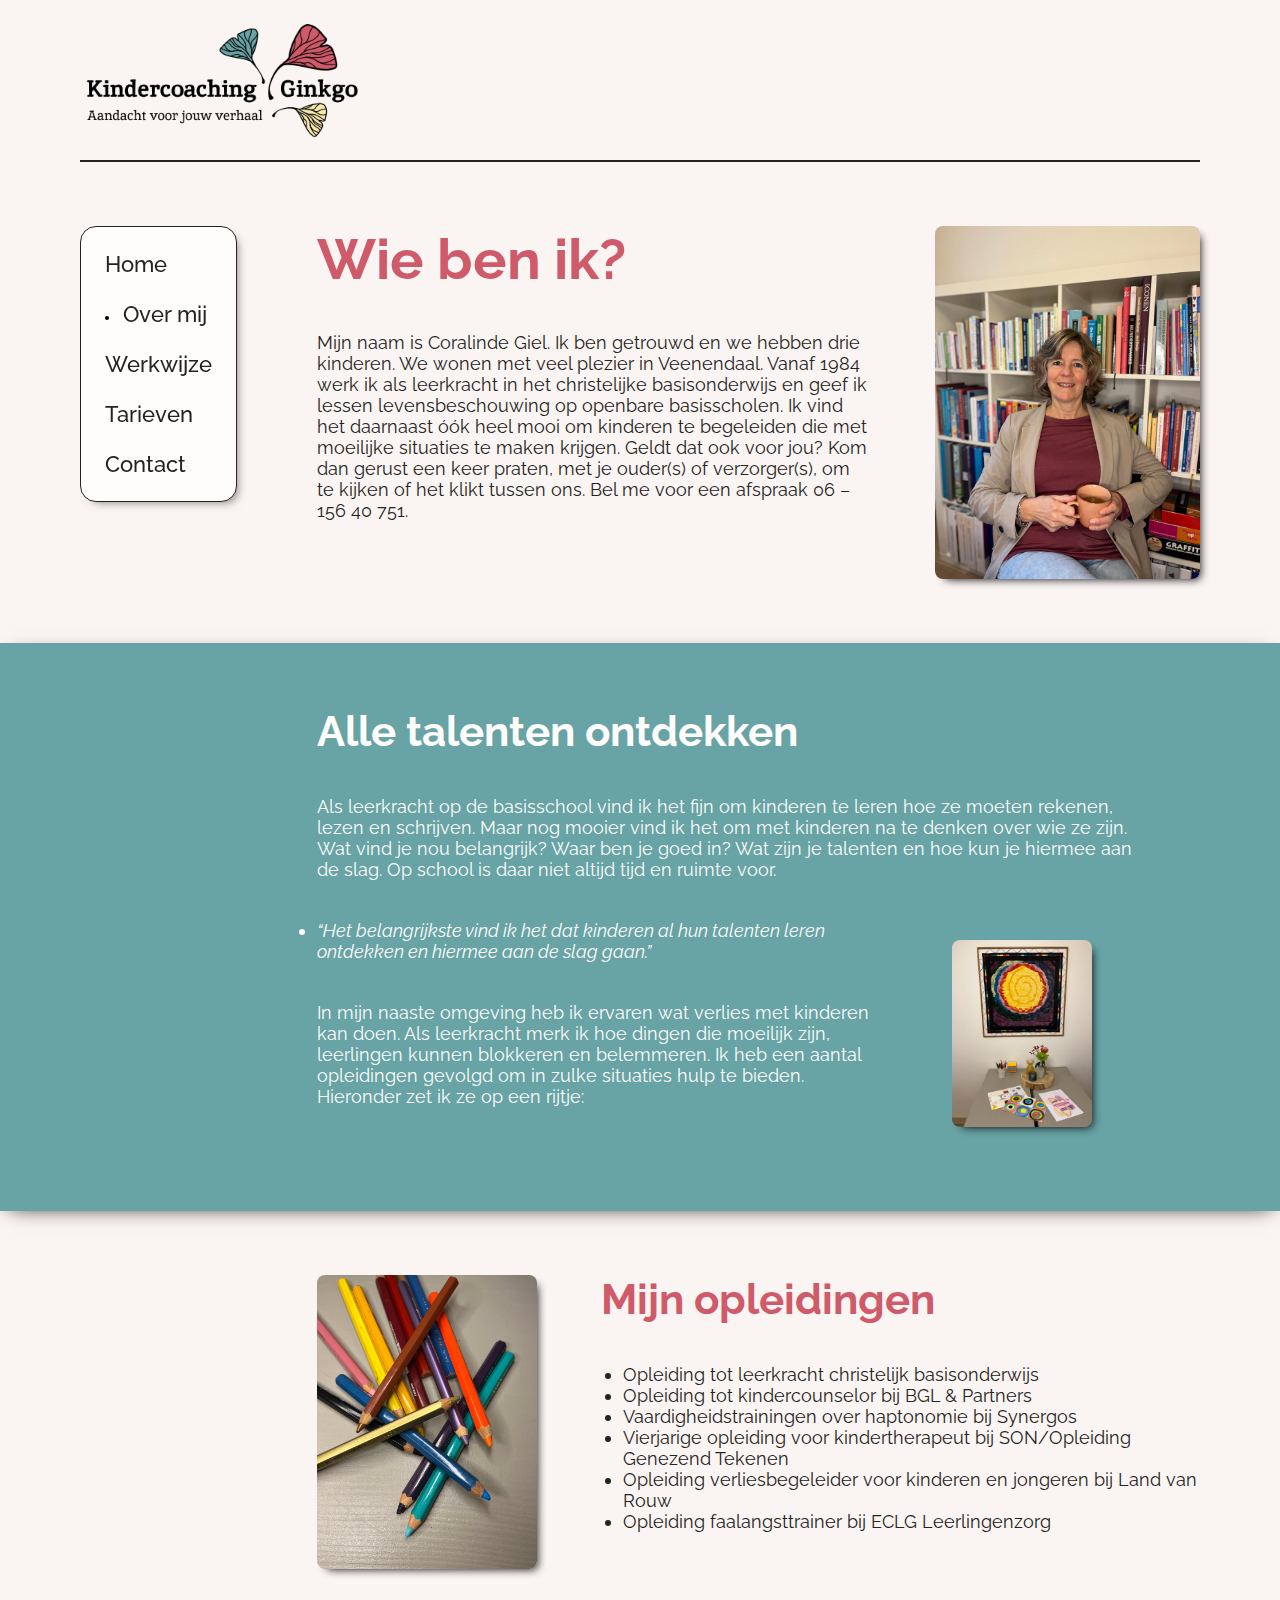
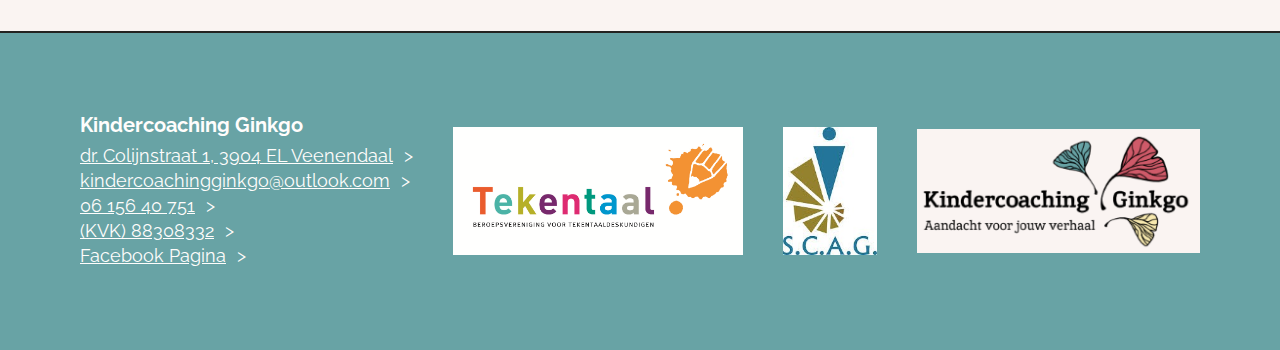
<file: HTML/over_mij.html>
<!DOCTYPE html>
<html lang="nl">
  <head>
    <meta charset="UTF-8">
    <meta http-equiv="X-UA-Compatible" content="IE=edge">
    <meta name="viewport" content="width=device-width, initial-scale=1.0">
    <meta name="description" content="Kindercoaching Ginkgo: begeleiding na verlies voor kinderen van 6 tot 14 jaar. Coralinde Giel stemt de werkvorm - bijvoorbeeld Tekentaal - af op uw kind.">
    <title>Begeleiding na verlies | Kindercoaching Ginkgo Veenendaal</title>
    <link rel="icon" type="image/svg+xml" href="/resources/three_ginkgo_leaves_favicon.svg">
    <link rel="stylesheet" href="/CSS/base.css">
    <link rel="stylesheet" href="/CSS/secondary.css">
    <link rel="stylesheet" href="/CSS/over_mij.css">
    <script src="/JS/base.js" defer></script>
  </head>
  <body>
    <div id="burger-icon"></div>
    <header>
      <article>
        <img src="/resources/logo_temp.PNG" alt="logo van kindercoaching ginkgo">
        <div class="burger">
          <div class="line"></div>
          <div class="line"></div>
          <div class="line"></div>
        </div>
      </article>
    </header>
    <div class="content-container">
      <aside>
        <nav>
          <ul>
            <li><a href="../index.html">Home</a></li>
            <li id="active"><a href="/HTML/over_mij.html">Over mij</a></li>
            <li><a href="/HTML/werkwijze.html">Werkwijze</a></li>
            <li><a href="/HTML/tarieven.html">Tarieven</a></li>
            <li><a href="/HTML/contact.html">Contact</a></li>
          </ul>
        </nav>
      </aside>
      <main>
        <section>
          <article id="intro">
            <div>
              <h1>Wie ben ik?</h1>
              <p>
                Mijn naam is Coralinde Giel. Ik ben getrouwd en we hebben drie kinderen.
                We wonen met veel plezier in Veenendaal. Vanaf 1984 werk ik als leerkracht
                in het christelijke basisonderwijs en geef ik lessen levensbeschouwing op
                openbare basisscholen. Ik vind het daarnaast óók heel mooi om kinderen te
                begeleiden die met moeilijke situaties te maken krijgen. Geldt dat ook
                voor jou? Kom dan gerust een keer praten, met je ouder(s) of verzorger(s),
                om te kijken of het klikt tussen ons. Bel me voor een afspraak 06 – 156 40
                751.
              </p>
            </div>
            <img
              src="/resources/coralinde_voor_boekenkast.jpeg"
              alt="Coralinde zittend met een kop koffie voor een kleurrijke boekenkast"
            >
          </article>
        </section>
        <section class="blue-bar normal-spacing">
          <article id="talenten">
            <h2>Alle talenten ontdekken</h2>
            <p>
              Als leerkracht op de basisschool vind ik het fijn om kinderen te leren hoe ze moeten rekenen, lezen en schrijven. Maar nog mooier vind ik het om met kinderen na te denken over wie ze zijn. Wat vind je nou belangrijk? Waar ben je goed in? Wat zijn je talenten en hoe kun je hiermee aan de slag. Op school is daar niet altijd tijd en ruimte voor.
            </p>
            <div class="split">
              <q class="inline-quote">Het belangrijkste vind ik het dat kinderen al hun talenten leren ontdekken en hiermee aan de slag gaan.</q>
              <p>
                In mijn naaste omgeving heb ik ervaren wat verlies met kinderen kan doen. Als leerkracht merk ik hoe dingen die moeilijk zijn, leerlingen kunnen blokkeren en belemmeren. Ik heb een aantal opleidingen gevolgd om in zulke situaties hulp te bieden. Hieronder zet ik ze op een rijtje:
              </p>
              <img src="/resources/praktijkruimte.jpeg" alt="De praktijkruimte met wat tekeningen en creaties op de tafel">
            </div>
          </article>
        </section>
        <section>
          <article id="opleidingen">
            <img
              src="/resources/potloden.jpeg"
              alt="Rommelige stapel potloden op een tafel"
            >
            <div>
              <h2>Mijn opleidingen</h2>
              <ul>
                <li>Opleiding tot leerkracht christelijk basisonderwijs</li>
                <li>Opleiding tot kindercounselor bij BGL & Partners</li>
                <li>Vaardigheidstrainingen over haptonomie bij Synergos</li>
                <li>
                  Vierjarige opleiding voor kindertherapeut bij SON/Opleiding Genezend
                  Tekenen
                </li>
                <li>
                  Opleiding verliesbegeleider voor kinderen en jongeren bij Land van Rouw
                </li>
                <li>Opleiding faalangsttrainer bij ECLG Leerlingenzorg</li>
              </ul>
            </div>
          </article>
        </section>
      </main>
    </div>
    <footer>
      <article>
        <div>
          <h3>Kindercoaching Ginkgo</h3>
          <ul>
            <li><a href="https://www.google.nl/maps/place/Doctor+Colijnstraat+1,+3904+EL+Veenendaal/@52.0200276,5.5401296,17.9z/data=!4m5!3m4!1s0x47c65181c2207737:0x3719886c580dce8d!8m2!3d52.0196391!4d5.5416568" class="inline-link" target="_blank">dr. Colijnstraat 1, 3904 EL Veenendaal</a></li>
            <li><a class="inline-link" href="mailto:kindercoachingginkgo@outlook.com" target="_blank">kindercoachingginkgo<wbr>@outlook.com</a></li>
            <li><a class="inline-link" href="tel:0615640751" class="inline-link">06 156 40 751</a></li>
            <li><a href="https://bedrijvenmonitor.info/bedrijf/onderwijs/kindercoaching-ginkgo/kvknummer/883083320000" class="inline-link" target="_blank">(KVK) 88308332</a></li>
            <li><a class="inline-link" target="_blank" href="https://www.facebook.com/profile.php?id=100089373126480">Facebook Pagina</a></li>
          </ul>
        </div>
        <a class="inline-link" target="_blank" href="https://tekentaal.nl/"><img src="/resources/logo_tekentaal.png" alt="logo van beroepsvereniging tekentaal"></a>
        <a class="inline-link" target="_blank" href="https://www.scag.nl/"><img src="/resources/logo-scag.jpg" alt="logo van geschillencommissie SCAG"></a>
        <a class="inline-link" href="#"><img src="/resources/logo_temp.PNG" alt="logo van kindercoaching ginkgo"></a>
      </article>
    </footer>
  </body>
</html>
</file>
<file: css/base.css>
/* Raleway, sans-serif */
/* @import url("https://fonts.googleapis.com/css2?family=Raleway:ital,wght@0,400;0,500;0,700;1,500&display=swap") all; */

:root {
  /* Colors */
  --clr_white: #faf4f2;
  --clr_extra_white: #fffdfc;
  --clr_black: #242321;
  --clr_red: #cf5a69;
  --clr_yellow: #fde99a;
  --clr_blue: #68a3a5;
  /* Spacing */
  --spc_smallest: 8rem;
  --spc_small: calc(var(--spc_smallest) * 2);
  --spc_regular: calc(var(--spc_small) * 2.5);
  --spc_large: calc(var(--spc_small) * 4);
  --spc_largest: calc(var(--spc_small) * 5);

  --spc_small_border: 1px;
  --spc_regular_border: 2px;
  /* Fonts */
  --fnt_weight_regular: 400;
  --fnt_weight_medium: 500;
  --fnt_weight_bold: 700;

  font-size: 1px;
  /* For scaling text */
  --fnt_size_paragraph_text: 18rem;
  --fnt_size_paragraph_special: 20rem;
  --fnt_size_navbar: 22rem;
  --fnt_size_quote: 24rem;
  --fnt_size_sec_title: 42rem;
  --fnt_size_main_title: 56rem;
  /* Shadows */
  --shd_regular: 5px 5px 10px -5px rgba(0, 0, 0, 0.5);
  --shd_strong: 5px 5px 10px -5px black;
  --shd_large: 0px 5px 20px -10px black;
}

::selection {
  background-color: var(--clr_yellow);
  color: var(--clr_red);
}

/* general */
html {
  max-width: 100%;
  overflow-x: hidden;
}

html * {
  margin: 0;
  padding: 0;
  max-width: 100%;
  font-family: "Raleway", sans-serif;
  scroll-behavior: smooth;
}

body {
  --content-container-margin: min(80px, 10vw);
  padding-inline: var(--content-container-margin);
  display: flex;
  flex-direction: column;
  min-height: 100vh;
  background-color: var(--clr_white);
}

body>* {
  margin-inline: auto;
  width: 100%;
  max-width: 1180px;
}

svg {
  display: block;
}

/* text related */
article :is(h1, h2) {
  font-weight: var(--fnt_weight_bold);
  color: var(--clr_red);
}

article :is(h3, p, ul, q) {
  color: var(--clr_black);
  max-width: 75ch;
}

article h1 {
  font-size: var(--fnt_size_main_title);
}

article h2 {
  font-size: var(--fnt_size_sec_title);
}

article :is(h3, a:not(.inline-link)),
section:first-child>article>p {
  font-size: var(--fnt_size_paragraph_special);
  max-width: 60ch;
}

article :is(p, ul, td) {
  font-size: var(--fnt_size_paragraph_text);
}

nav {
  font-size: var(--fnt_size_navbar);
}

q {
  quotes: "“" "”" "‘" "’";
  font-size: var(--fnt_size_quote);
  font-style: italic;
}

q.inline-quote {
  display: list-item;
  font-size: var(--fnt_size_paragraph_text);
  list-style-type: disc;
}

/* GENERAL SPACING */
.visual-section {
  padding-block: var(--spc_large);
}

.visual-section--blue:not(.visual-section--normal-spacing) {
  padding-block: var(--spc_small);
}

.visual-section--blue :is(h2, p, ul) {
  margin-block: var(--spc_small);
}

:where(h1, h2, p, q, ul):not(:last-child) {
  margin-block-end: var(--spc_regular);
}

h3 {
  margin-block-end: var(--spc_smallest);
}

.button {
  margin-block: var(--spc_small);
}

#boxed-container {
  display: grid;
  padding: var(--spc_regular);
  border: var(--spc_small_border) solid var(--clr_black);
  border-radius: var(--spc_small);
  background-color: var(--clr_extra_white);
}

/* header * */
header>article {
  position: relative;
  border-block-end: var(--spc_regular_border) solid var(--clr_black);
  padding-block: var(--spc_small);
}

/* div.content-container */
.content-container {
  position: relative;
  display: flex;
  flex-grow: 1;
}

/* aside + nav */
aside {
  position: relative;
  top: var(--spc_large);
  margin-inline-end: var(--spc_largest);
}

nav {
  position: sticky;
  top: var(--spc_large);
  /* to force it to stick with a minimum spacing when scrolling */
  z-index: 1;
  /* To render above full bleed .visual-section--blue elements */
  border: var(--spc_small_border) solid var(--clr_black);
  border-radius: var(--spc_small);
  box-shadow: var(--shd_regular);
  background-color: var(--clr_extra_white);
}

nav>ul {
  list-style-type: none;
}

nav li {
  margin: calc(var(--spc_small) * 1.5);
  white-space: nowrap;
}

#active {
  list-style-type: disc;
  list-style-position: inside;
}

#active::marker {
  font-size: 0.6em;
}

nav a {
  font-weight: var(--fnt_weight_medium);
  text-decoration: none;
  /* if browser does not support transparent underline; */
  text-decoration: underline solid rgba(0, 0, 0, 0);
  color: var(--clr_black);
  transition: 500ms;
}

nav a:hover {
  text-shadow: 0px 0px 0 var(--clr_black);
  color: var(--clr_black);
  text-decoration: underline solid var(--clr_blue);
  text-decoration-thickness: 2px;
}

/* main */
.button {
  position: relative;
  display: inline-block;
  width: fit-content;
  margin-inline-end: calc(var(--spc_regular) * 0.75);
  padding-block: var(--spc_small);
  padding-inline: var(--spc_largest);
  background-color: var(--clr_yellow);
  border: var(--spc_small_border) solid var(--clr_black);
  border-radius: calc(var(--spc_small) * 0.6);
  box-shadow: var(--shd_strong);
  font-weight: var(--fnt_weight_bold);
  text-decoration: none;
  transition-property: left, top, box-shadow;
  inset: 0;
  transition-duration: 300ms;
}

.button:hover {
  left: 2.5px;
  top: 2.5px;
  box-shadow: none;
}

.button:hover::before {
  /* To prevent moving back when mouse on border of button */
  content: "";
  position: absolute;
  inset: -3.5px;
}

.button--yellow {
  background-color: var(--clr_yellow);
  color: var(--clr_black);
}

.button--red {
  background-color: var(--clr_red);
  color: var(--clr_extra_white);
}


/*blue bar */
.visual-section--blue {
  position: relative;
  isolation: isolate;
  background-color: var(--clr_blue);
}

.visual-section--blue::before,
footer::before {
  content: "";
  display: block;
  position: absolute;
  top: 0;
  bottom: 0;
  right: calc(max(calc((100vw - 1180px) / 2), min(80px, 10vw)) * -1);
  width: 100vw;
  z-index: -1;
  background-color: var(--clr_blue);
}

.visual-section--blue::before {
  box-shadow: var(--shd_large);
}

.visual-section--blue:nth-child(4n)::before {
  box-shadow: inset 0 0 10px -4px black;
}

.visual-section--blue>article {
  display: flex;
  gap: var(--spc_small);
}

.visual-section--blue :is(h2, p, ul, q) {
  color: var(--clr_extra_white);
}

/* footer */
footer {
  padding-block: var(--spc_largest);
  position: relative;
  background-color: var(--clr_blue);
}

footer::before {
  outline: var(--spc_regular_border) solid var(--clr_black);
}

footer>article {
  display: flex;
  flex-direction: row;
  margin-inline: auto;
  justify-content: space-between;
  align-items: center;
  gap: var(--spc_regular);
}

footer>article :first-child {
  flex-shrink: 0;
  /* Text at the left maintains it's size; */
  word-break: break-word;
}

footer>article * {
  color: var(--clr_extra_white);
  min-width: 0;
}

footer>article a>img {
  height: 100%;
  max-height: 132px;
}

footer>article ul {
  list-style-type: none;
}

footer>article li {
  margin-block: calc(var(--spc_smallest) / 2);
}

footer>article ul>li>a:hover {
  color: var(--clr_yellow);
}

footer>article ul>li>a::after {
  content: ">";
  display: inline-block;
  margin-inline-start: 1ch;
}

footer>article ul>li>a:hover::after {
  transform: scale(1.5);
}

/* LAYOUT ADJUSTMENTS */

/* Enlarge font-size for for large screen */
@media screen and (max-width: 1150px) {

  /* footer */
  footer>article {
    display: grid;
    gap: var(--spc_small);
  }

  footer>article a>img {
    width: auto;
  }

  footer>article a[href="https://www.scag.nl/"] {
    grid-column: 2;
    grid-row: 1;
  }

  footer>article a[href="https://www.scag.nl/"]>img {
    display: block;
    margin-inline-start: auto;
  }

  footer>article a[href="https://tekentaal.nl/"] {
    grid-column: 2;
  }

  footer>article a[href="#"] {
    grid-row: 2;
  }

  footer>article a[href="https://www.landvanrouw.nl/begeleiding/verwijsbestand-land-van-rouw/"]>img {
    max-width: 290px;
  }
}

@media screen and (max-width: 1024px) {
  :root {
    --spc_smallest: 7rem;
    --spc_small: calc(var(--spc_smallest) * 2);
    --spc_regular: calc(var(--spc_small) * 2.5);
    --spc_large: calc(var(--spc_small) * 4);
    --spc_largest: calc(var(--spc_small) * 5);

    --fnt_size_paragraph_text: 16rem;
    --fnt_size_paragraph_special: 18rem;
    --fnt_size_navbar: 19rem;
    --fnt_size_quote: 20rem;
    --fnt_size_sec_title: 34rem;
    --fnt_size_main_title: 42rem;
  }

  /* header */
  header {
    position: sticky;
    z-index: 1;
    top: 0;
    background: var(--clr_white);
  }

  header>article {
    display: flex;
    justify-content: space-between;
    align-items: center;
  }

  header::before {
    content: "";
    background: var(--clr_white);
    border-bottom: var(--spc_regular_border) solid black;
    display: block;
    position: absolute;
    top: 0;
    bottom: 0;
    right: calc(max(calc((100vw - 1180px) / 2), min(80px, 10vw)) * -1);
    width: 100vw;
    z-index: -1;
  }

  header>article>img {
    height: 75px;
  }

  /* navbar */
  .burger {
    width: 38px;
    padding: 15px;
    margin: -15px;
    z-index: 2;
    border-radius: 10px;
    ;
  }

  .burger:hover {
    background: var(--clr_extra_white);
  }

  .burger>.line {
    width: 100%;
    height: 2px;
    margin: 10px 0;
    background-color: var(--clr_black);
    border-radius: 5px;
  }

  aside {
    display: block;
    position: fixed;
    top: 104px;
    margin: 0;
    height: 100vh;
    z-index: 1;
    transition: all 500ms;
    right: -300px;
  }

  .visible {
    right: -0;
  }

  nav {
    position: relative;
    top: 0;
    height: 100%;
    border-radius: 0;
    padding-inline: var(--spc_regular);
  }

  nav>ul>li {
    padding-block-start: var(--spc_small);
  }

  /* intro */
  .button {
    margin-block-start: calc(var(--spc_regular) * 0.8);
    margin-block-end: 0;
  }
}

@media screen and (max-width: 800px) {
  :root {
    --fnt_size_sec_title: 28rem;
    --fnt_size_main_title: 32rem;
  }

  /* footer */
  footer>article {
    grid-template-columns: 1fr;
  }

  footer>article * {
    margin-inline: auto;
    grid-column: 1 !important;
    grid-row: auto / auto !important;
  }

  footer>article>a[href="#"] {
    grid-row: 2 !important;
  }

  footer>article a>img {
    max-width: 290px;
    width: 100%;
  }

  footer>article a[href="https://www.scag.nl/"] {
    grid-row: 5 !important;
  }
}
</file>
<file: css/index.css>
#boxed-container {
    grid-template-columns: 1fr 1.5fr;
    gap: var(--spc_regular);
}

#boxed-container > :last-child {
    margin-inline-start: calc(var(--spc_large) * -1);
    max-width: revert;
    display: flex;
    align-items: center;
    grid-column: span 2;
}

#boxed-container > :last-child > img {
    margin-right: var(--spc_regular);
    border-radius: 50%;
    box-shadow: var(--shd_strong);
}

.two-columns {
    margin-block-end: var(--spc_regular);
    display: grid;
    grid-template-columns: 1fr 1fr;
    gap: var(--spc_regular);
}

.first.two-columns {
    grid-template-columns: 1fr 1fr;
}

.first.two-columns > p {
    font-style: italic;
    margin-block-end: 0;
}

.weegschaal-container {
    display: flex;
    flex-direction: column;
    height: 110%;
}

.weegschaal {
    height: 100%;
    box-sizing: border-box;
    background-color: var(--clr_extra_white);
    background-image: url("/images/weegschaal.svg");
    background-repeat: no-repeat;
    background-size: contain;
    background-position: center;
    border-radius: 10px;
    border: 10px solid var(--clr_extra_white);
    filter: drop-shadow(4px 4px 4px rgba(0, 0, 0, 0.1));
}

.bron {
    margin: 0 auto;
    text-align: center;
    position: relative;
    top: calc(var(--spc_small) * 0.75);
    font-size: calc(var(--fnt_size_paragraph_text) * 0.6);
}

#img-ginkgo-1-container {
    position: relative;
    flex: 1 0.5 40%;
    max-width: 280px; /* to max the height of the image inside */
}

#img-ginkgo-1 {
    position: absolute;
    width: 100%;
    bottom: 0;
    filter: drop-shadow(5px 5px 10px rgba(0, 0, 0, 0.5)); /* --shd_regular w/o spread */
}

#img-ginkgo-2 {
    position: absolute;
    max-width: 440px;
    height: min(120%, 310px);
    top: 50%;
    right: 0;
    transform: translateY(-50%);
    border-radius: 10%;
    box-shadow: var(--shd_regular);
} 

.headshot-image {
    width: 120px;
}

/*
    Experiences
    -----------
*/
.experiences {
    padding-block: var(--spc_largest) var(--spc_large);
}

@media screen and (max-width: 1150px) {
    #boxed-container {
        grid-template-columns: auto;
    }

    #boxed-container > *:last-child {
        grid-column: span 1;
    }
}

@media screen and (max-width: 1024px) {

}

@media screen and (max-width: 800px) {
    #img-ginkgo-1-container {
        display: none;
    }

    #img-ginkgo-2 {
        display: none;
    }

    .two-columns {
        display: flex;
        flex-direction: column;
    }

    .weegschaal-container {
        height: 150px;
    }

    .weegschaal {
        height: 80px;
    }

    #boxed-container>*:last-child {
        align-items: start;
    }

    #boxed-container > :last-child > img {
        width: 60px;
        align-items: flex-start;
    }
}
</file>
<file: css/experiences.css>
/*
    -----------
    Experiences
    -----------
*/
.exp__content {
    --experiences__gap: var(--spc_regular);
    overflow-x: auto;
    contain: inline-size;
    /* padding-right: var(--spc_small); */
    display: flex;
    position: relative; /* Needed for js (.offsetLeft) */
    flex-wrap: nowrap;
    gap: var(--experiences__gap);
    align-items: flex-start;
    -ms-overflow-style: none;
    scrollbar-width: none;
}

.exp__content::-webkit-scrollbar {
    display: none;
}

/*
    Singular Experience
    -------------------
*/

.experience {
    --experience-width: 50%;
    display: flex;
    flex-direction: column;
    gap: var(--spc_small);
    cursor: pointer;
    flex: 1 0 calc(var(--experience-width) - (var(--experiences__gap) / 2));
}

.experience > * {
    margin: 0;
}

.experience__title {
    font-style: italic;
}

.experience__content {
    --max-line-count: 5;
    display: -webkit-box;
    -webkit-box-orient: vertical;
    overflow: hidden;
    text-overflow: ellipsis;
    font-style: italic;
    font-size: var(--fnt_size_paragraph_special);
    -webkit-line-clamp: var(--max-line-count);
    line-clamp: var(--max-line-count);
    transition: font-weight 150ms ease-in-out;
}

.experience:hover .experience__content {
    font-weight: 425;
}

.experience--expanded .experience__content {
    --max-line-count: 20;
}

.experience__content::before {
    content: "\201C";
}

.experience__content::after {
    content: "\201D";
}

.experience__author {
    font-size: var(--fnt_size_paragraph_special);
}

.experience__author::before {
    content: '~ ';
}

/*
    Controller
    ----------
*/
.exp__controller {
    --button-padding: 4px;
    margin-top: var(--spc_regular);
    padding-inline: calc(var(--spc_small) - var(--button-padding));
    display: flex;
    gap: calc(var(--spc_small) - var(--button-padding));
    --color: #D2BEB6;
}

.exp__controller button {
    padding: var(--button-padding);
    background: transparent;
    border: none;
    cursor: pointer;
}

.exp__controller__relative > svg {
    aspect-ratio: 1 / 2;
    width: 12px;
    stroke: var(--color);
    stroke-width: 2.5px;
    fill: none;
}

.exp__controller__absolute {
    --gap: 8px;
    display: flex;
    gap: calc(var(--gap) - var(--button-padding));
}

.exp__controller__absolute__page > svg {
    aspect-ratio: 1;
    width: 16px;
    stroke: var(--color);
    stroke-width: 3px;
    fill: none;
    transition: fill 300ms ease-in-out;
}

.exp__controller__absolute__page:hover > svg {
    fill: var(--color);
    fill-opacity: 0.5;
}

.exp__controller__absolute__page--selected > svg {
    fill: var(--color);
}

/*
    Responsiveness
    --------------
*/
@media screen and (max-width: 600px) {
    .experience {
        flex: 1 0 100%;
    }
}
</file>
<file: css/secondary.css>
section > article {
    display: flex;
    gap: var(--spc_large) !important;
}

section > article img {
    margin-block: auto;
    border-radius: var(--spc_smallest);
    box-shadow: var(--shd_strong);
}

section > article ul {
    margin-inline-start: 2ch;
}

@media screen and (max-width: 700px) {
    section > article {
        flex-direction: column;
        align-items: center;
    }

    section > article > *:not(img) {
        width: auto !important;
    }

    section > article > img {
        transform: none !important;
    }
}
</file>
<file: css/contact.css>
section > article {
  justify-content: space-between;
}

section > article > :last-child {
  width: clamp(140px, 20%, 500px);
}
</file>
<file: css/over-mij.css>
#intro > :first-child {
  width: 70%;
}

#intro > :last-child {
  width: clamp(160px ,30%, 340px);
}

.visual-section--blue > article {
  display: inline;
}

#talenten > .split {
  font-size: var(--fnt_size_paragraph_text);
  max-width: 75ch;
  display: grid;
  grid-template-columns: 3fr 1fr;
  column-gap: var(--spc_large);
}

#talenten > .split > :not(img) {
  grid-column: 1;
}

#talenten > .split > img {
  grid-column: 2;
  grid-row: 1 / 3;
  height: 187px;
}

#opleidingen > :first-child {
  width: clamp(140px, 30%, 220px);
}

@media screen and (max-width: 550px) {
  #talenten > .split {
    grid-template-columns: auto;
  }

  #talenten > .split > img {
    grid-column: 1;
    grid-row: 3;
    justify-self: center;
  }
}
</file>
<file: css/tarieven.css>
table {
  width: 100%;
  max-width: 650px;
  box-shadow: 0 0 0 1px black;
  border-collapse: collapse;
  border-radius: 10px;
  line-height: 32px;
  overflow: hidden;
}
td {
  padding: 10px 15px;
}

tr {
  background-color: var(--clr_white);
}

tr:nth-child(odd){
  background-color: #faecb6;
}

section > article > :first-child {
  width: 80%;
}

section > article > :last-child {
  width: 180px;
  display: flex;
  flex-direction: column;
  justify-content: center;
  align-items: center;
  gap: var(--spc_small);
}

section > article > :last-child > * {
  margin: 0;
}

section > article > :last-child > img {
  margin-block: 0;
  width: min(100%, 230px);
}

section > article > :last-child > q {
  display: inline;
  text-align: center;
}

.bron {
  font-size: small;
}
</file>
<file: css/werkwijze.css>
#intro> :first-child {
    width: 80%;
}

#intro> :last-child {
    width: clamp(140px, 30%, 220px);
}

#begeleidingsvormen> :first-child {
    width: clamp(200px, 35%, 500px);
}

.visual-section--misc-info > article {
    display: grid; 
    grid-template-columns: auto clamp(140px, 25%, 300px);
    grid-template-rows: auto auto;
    gap: var(--spc_regular) var(--spc_large) !important;
}

.visual-section--misc-info .experiences {
    grid-column: 1 / -1;
}


@media screen and (max-width: 600px) {
    .visual-section--misc-info > article {
        grid-template-columns: auto;
    }

    .visual-section--misc-info img {
        width: clamp(140px, 30%, 400px);
        justify-self: center;
    }
}
</file>
<file: CSS/base.css>
/* Raleway, sans-serif */
@import url("https://fonts.googleapis.com/css2?family=Raleway:ital,wght@0,400;0,500;0,700;1,500&display=swap") all;

:root {
  /* Colors */
  --clr_white: #faf4f2;
  --clr_extra_white: #fffdfc;
  --clr_black: #242321;
  --clr_red: #cf5a69;
  --clr_yellow: #fde99a;
  --clr_blue: #68a3a5;
  /* Spacing */
  --spc_smallest: 8rem;
  --spc_small: calc(var(--spc_smallest) * 2);
  --spc_regular: calc(var(--spc_small) * 2.5);
  --spc_large: calc(var(--spc_small) * 4);
  --spc_largest: calc(var(--spc_small) * 5);

  --spc_small_border: 1px;
  --spc_regular_border: 2px;
  /* Fonts */
  --fnt_weight_regular: 400;
  --fnt_weight_medium: 500;
  --fnt_weight_bold: 700;

  font-size: 1px; /* For scaling text */
  --fnt_size_paragraph_text: 18rem;
  --fnt_size_paragraph_special: 20rem;
  --fnt_size_navbar: 22rem;
  --fnt_size_quote: 24rem;
  --fnt_size_sec_title: 42rem;
  --fnt_size_main_title: 56rem;
  /* Shadows */
  --shd_regular: 5px 5px 10px -5px rgba(0, 0, 0, 0.5);
  --shd_strong: 5px 5px 10px -5px black;
  --shd_large: 0px 5px 20px -10px black;
}

::selection {
  background-color: var(--clr_yellow);
  color: var(--clr_red);
}

/* general */
html {
  max-width: 100%;
  overflow-x: hidden;
}

html * {
  margin: 0;
  padding: 0;
  max-width: 100%;
  font-family: "Raleway", sans-serif;
  scroll-behavior: smooth;
}

body {
  --content-container-margin: min(80px, 10vw);
  padding-inline: var(--content-container-margin);
  display: flex;
  flex-direction: column;
  min-height: 100vh;
  background-color: var(--clr_white);
}

body > * {
  margin-inline: auto;
  width: 100%;
  max-width: 1180px;
}

/* text related */
article :is(h1, h2) {
  font-weight: var(--fnt_weight_bold);
  color: var(--clr_red);
}

article :is(h3, p, ul, q) {
  color: var(--clr_black);
  max-width: 75ch;
}

article h1 {
  font-size: var(--fnt_size_main_title);
}

article h2 {
  font-size: var(--fnt_size_sec_title);
}

article :is(h3, a:not(.inline-link)),
section:first-child > article > p {
  font-size: var(--fnt_size_paragraph_special);
  max-width: 60ch;
}

article :is(p, ul, td) {
  font-size: var(--fnt_size_paragraph_text);
}

nav {
  font-size: var(--fnt_size_navbar);
}

q {
  quotes: "“" "”" "‘" "’";
  font-size: var(--fnt_size_quote);
  font-style: italic;
}

q.inline-quote {
  display: list-item;
  font-size: var(--fnt_size_paragraph_text);
  list-style-type: disc;
}

/* GENERAL SPACING */
section {
  padding-block: var(--spc_large);
}

section.blue-bar:not(.normal-spacing) {
  padding-block: var(--spc_small);
}

section.blue-bar:not(.normal-spacing) :is(h2, p, ul) {
  margin-block: var(--spc_small);
}

:is(h1, h2, p, q, ul):not(:last-child) {
  margin-block-end: var(--spc_regular);
}
/* 
h1, h2, p:not(:last-child), q {
  margin-block-end: var(--spc_regular);
} */

h3 {
  margin-block-end: var(--spc_smallest);
}

.button {
  margin-block-start: calc(var(--spc_regular) * 1.2);
  margin-block-end: calc(var(--spc_regular) * 1.5);
}

#boxed-container {
  display: grid;
  padding: var(--spc_regular);
  border: var(--spc_small_border) solid var(--clr_black);
  border-radius: var(--spc_small);
  background-color: var(--clr_extra_white);
}

/* header * */
header > article {
  position: relative;
  border-block-end: var(--spc_regular_border) solid var(--clr_black);
  padding-block: var(--spc_small);
}

/* div.content-container */
.content-container {
  position: relative;
  display: flex;
  flex-grow: 1;
}

/* aside + nav */
aside {
  position: relative;
  top: var(--spc_large);
  margin-inline-end: var(--spc_largest);
}

nav {
  position: sticky;
  top: var(--spc_large); /* to force it to stick with a minimum spacing when scrolling */
  z-index: 1; /* To render above full bleed .blue-bar elements */
  border: var(--spc_small_border) solid var(--clr_black);
  border-radius: var(--spc_small);
  box-shadow: var(--shd_regular);
  background-color: var(--clr_extra_white);
}

nav > ul {
  list-style-type: none;
}

nav li {
  margin: calc(var(--spc_small) * 1.5);
  white-space: nowrap;
}

#active {
  list-style-type: disc;
  list-style-position: inside;
}

#active::marker {
  font-size: 0.6em;
}

nav a {
  font-weight: var(--fnt_weight_medium);
  text-decoration: none; /* if browser does not support transparent underline; */
  text-decoration: underline solid rgba(0, 0, 0, 0);
  color: var(--clr_black);
  transition: 500ms;
}

nav a:hover {
  text-shadow: 0px 0px 0 var(--clr_black);
  color: var(--clr_black);
  text-decoration: underline solid var(--clr_blue);
  text-decoration-thickness: 2px;
}

/* main */
.button {
  position: relative;
  display: inline-block;
  width: fit-content;
  margin-inline-end: calc(var(--spc_regular) * 0.75);
  padding-block: var(--spc_small);
  padding-inline: var(--spc_largest);
  background-color: var(--clr_yellow);
  border: var(--spc_small_border) solid var(--clr_black);
  border-radius: calc(var(--spc_small) * 0.6);
  box-shadow: var(--shd_strong);
  font-weight: var(--fnt_weight_bold);
  text-decoration: none;
  transition-property: left, top, box-shadow;
  inset: 0;
  transition-duration: 300ms;
}

.button:hover {
  left: 2.5px;
  top: 2.5px;
  box-shadow: none;
}

.button:hover::before {
  /* To prevent moving back when mouse on border of button */
  content: "";
  position: absolute;
  inset: -3.5px;
}

.button[href="/HTML/werkwijze.html"] {
  margin-block-end: 0; /* to hard-fix margins not collapsing because of display: inline-block; */
  background-color: var(--clr_yellow);
  color: var(--clr_black);
}

.button[href="/HTML/contact.html"] {
  text-align: center;
  background-color: var(--clr_red);
  color: var(--clr_extra_white);
}

/*blue bar */
.blue-bar {
  position: relative;
  isolation: isolate;
  background-color: var(--clr_blue);
}

.blue-bar::before,
footer::before {
  content: "";
  display: block;
  position: absolute;
  top: 0;
  bottom: 0;
  right: calc(max(calc((100vw - 1180px) / 2), min(80px, 10vw)) * -1);
  width: 100vw;
  z-index: -1;
  background-color: var(--clr_blue);
}

.blue-bar::before {
  box-shadow: var(--shd_large);
}

.blue-bar:nth-child(4n)::before {
  box-shadow: inset 0 0 10px -4px black;
}

.blue-bar > article {
  display: flex;
  gap: var(--spc_small);
}

.blue-bar :is(h2, p, ul, q) {
  color: var(--clr_extra_white);
}

/* footer */
footer {
  padding-block: var(--spc_largest);
  position: relative;
  background-color: var(--clr_blue);
}

footer::before {
  outline: var(--spc_regular_border) solid var(--clr_black);
}

footer > article {
  display: flex;
  flex-direction: row;
  margin-inline: auto;
  justify-content: space-between;
  align-items: center;
  gap: var(--spc_regular);
}

footer > article :first-child {
  flex-shrink: 0; /* Text at the left maintains it's size; */
  word-break: break-word;
}

footer > article * {
  color: var(--clr_extra_white);
  min-width: 0;
}

footer > article a > img {
  height: 100%;
  max-height: 132px;
}

footer > article ul {
  list-style-type: none;
}

footer > article li {
  margin-block: calc(var(--spc_smallest) / 2);
}

footer > article ul > li > a:hover {
  color: var(--clr_yellow);
}

footer > article ul > li > a::after {
  content: ">";
  display: inline-block;
  margin-inline-start: 1ch;
}

footer > article ul > li > a:hover::after {
  transform: scale(1.5);
}

/* LAYOUT ADJUSTMENTS */

/* Enlarge font-size for for large screen */
@media screen and (max-width: 1150px) {
  /* footer */
  footer > article {
    display: grid;
    gap: var(--spc_small);
  }

  footer > article a > img {
    width: auto;
  }

  footer > article a[href="https://www.scag.nl/"] {
    grid-column: 2;
    grid-row: 1;
  }

  footer > article a[href="https://www.scag.nl/"] > img {
    display: block;
    margin-inline-start: auto;
  }

  footer > article a[href="https://tekentaal.nl/"] {
    grid-column: 2;
  }

  footer > article a[href="#"] {
    grid-row: 2;
  }

  footer > article a[href="https://www.landvanrouw.nl/begeleiding/verwijsbestand-land-van-rouw/"] > img {
    max-width: 290px;
  }
}

@media screen and (max-width: 1024px) {
  :root {
    --spc_smallest: 7rem;
    --spc_small: calc(var(--spc_smallest) * 2);
    --spc_regular: calc(var(--spc_small) * 2.5);
    --spc_large: calc(var(--spc_small) * 4);
    --spc_largest: calc(var(--spc_small) * 5);

    --fnt_size_paragraph_text: 16rem;
    --fnt_size_paragraph_special: 18rem;
    --fnt_size_navbar: 19rem;
    --fnt_size_quote: 20rem;
    --fnt_size_sec_title: 34rem;
    --fnt_size_main_title: 42rem;
  }

  /* header */
  header {
    position: sticky;
    z-index: 1;
    top: 0;
    background: var(--clr_white);
  }

  header > article {
    display: flex;
    justify-content: space-between;
    align-items: center;
  }

  header::before {
    content: "";
    background: var(--clr_white);
    border-bottom: var(--spc_regular_border) solid black;
    display: block;
    position: absolute;
    top: 0;
    bottom: 0;
    right: calc(max(calc((100vw - 1180px) / 2), min(80px, 10vw)) * -1);
    width: 100vw;
    z-index: -1;
  }

    header > article > img {
      height: 75px;
    }

  /* navbar */
  .burger {
    width: 38px;
    padding: 15px;
    margin: -15px;
    z-index: 2;
    border-radius: 10px;;
  }

  .burger:hover {
    background: var(--clr_extra_white);
  }

  .burger > .line {
    width: 100%;
    height: 2px;
    margin: 10px 0;
    background-color: var(--clr_black);
    border-radius: 5px;
  }

  aside {
    display: block;
    position: fixed;
    top: 104px;
    margin: 0;
    height: 100vh;
    z-index: 1;
    transition: all 500ms;
    right: -300px;
  }

  .visible {
    right: -0;
  }

  nav {
    position: relative;
    top: 0;
    height: 100%;
    border-radius: 0;
    padding-inline: var(--spc_regular);
  }

  nav > ul > li {
    padding-block-start: var(--spc_small);
  }

  /* intro */
  .button {
    margin-block-start: calc(var(--spc_regular) * 0.8);
    margin-block-end: 0;
  }
}

@media screen and (max-width: 800px) {
  :root {
    --fnt_size_sec_title: 28rem;
    --fnt_size_main_title: 32rem;
  }

  /* footer */
  footer > article {
    grid-template-columns: 1fr;
  }

  footer > article * {
    margin-inline: auto;
    grid-column: 1 !important;
    grid-row: auto / auto !important;
  }

  footer > article > a[href="#"] {
    grid-row: 2 !important;
  } 

  footer > article a > img {
    max-width: 290px;
    width: 100%;
  }

  footer > article a[href="https://www.scag.nl/"] {
    grid-row: 5 !important;
  }
}
</file>
<file: CSS/secondary.css>
section > article {
    display: flex;
    gap: var(--spc_large) !important;
}

section > article img {
    margin-block: auto;
    border-radius: var(--spc_smallest);
    box-shadow: var(--shd_strong);
}

section > article ul {
    margin-inline-start: 2ch;
}

@media screen and (max-width: 700px) {
    section > article {
        flex-direction: column;
        align-items: center;
    }

    section > article > *:not(img) {
        width: auto !important;
    }

    section > article > img {
        transform: none !important;
    }
}
</file>
<file: CSS/over_mij.css>
#intro > :first-child {
  width: 70%;
}

#intro > :last-child {
  width: clamp(160px ,30%, 340px);
}

.blue-bar > article {
  display: inline;
}

#talenten > .split {
  font-size: var(--fnt_size_paragraph_text);
  max-width: 75ch;
  display: grid;
  grid-template-columns: 3fr 1fr;
  column-gap: var(--spc_large);
}

#talenten > .split > :not(img) {
  grid-column: 1;
}

#talenten > .split > img {
  grid-column: 2;
  grid-row: 1 / 3;
  height: 187px;
}

#opleidingen > :first-child {
  width: clamp(140px, 30%, 220px);
}

@media screen and (max-width: 550px) {
  #talenten > .split {
    grid-template-columns: auto;
  }

  #talenten > .split > img {
    grid-column: 1;
    grid-row: 3;
    justify-self: center;
  }
}
</file>
